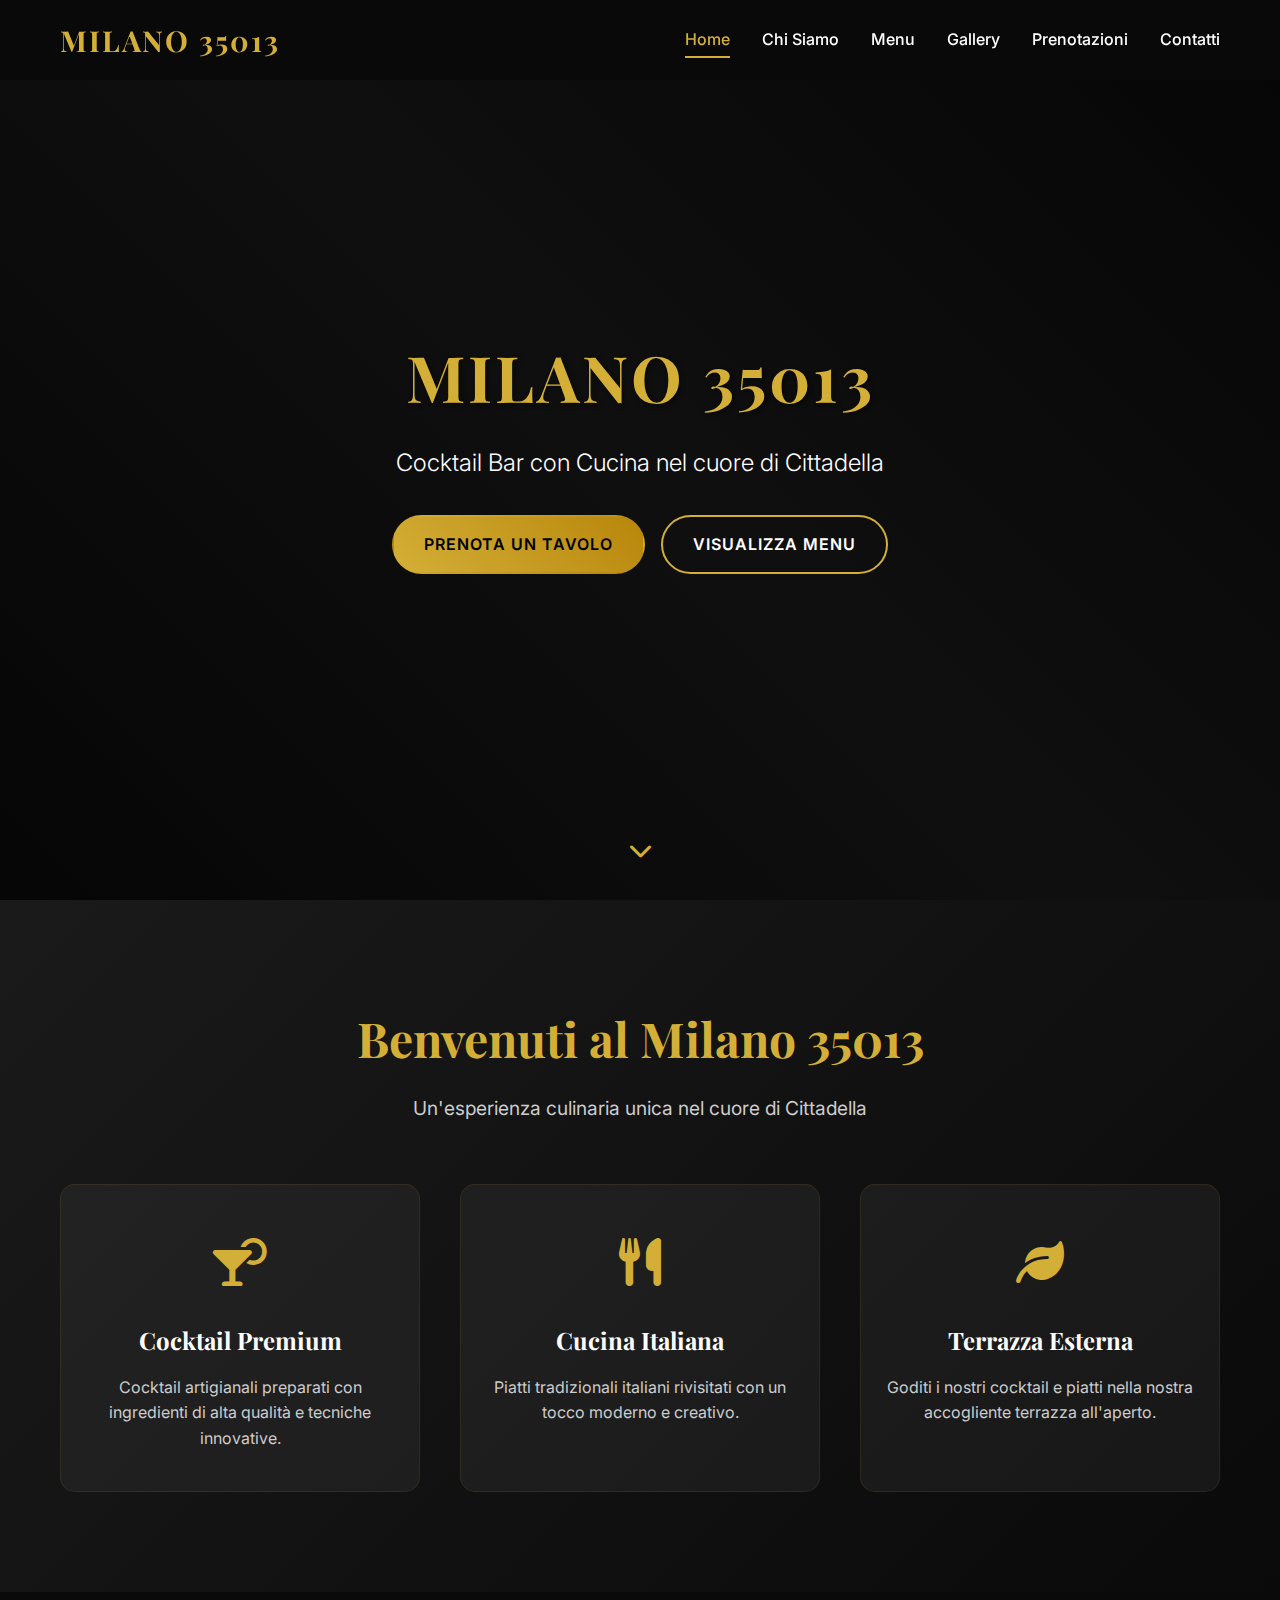
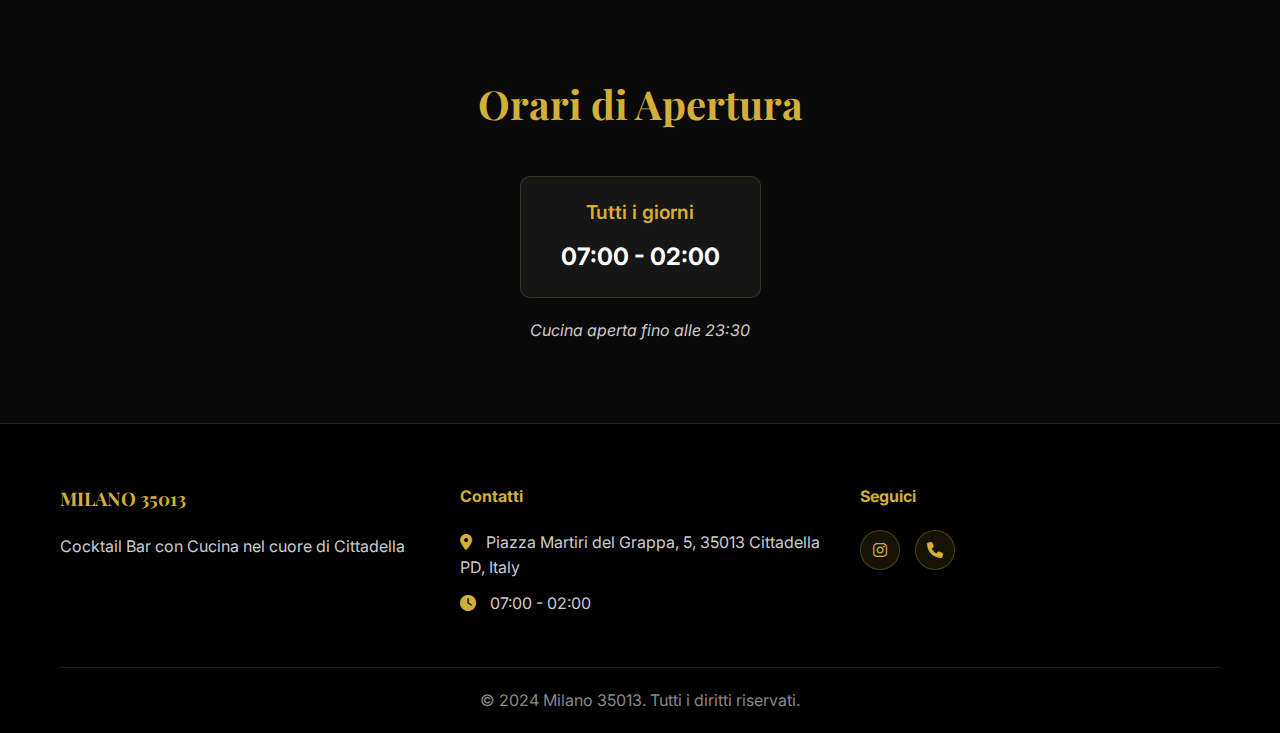
<file: index.html>
<!DOCTYPE html>
<html lang="it">
<head>
    <meta charset="UTF-8">
    <meta name="viewport" content="width=device-width, initial-scale=1.0">
    <title>Milano 35013 - Cocktail Bar con Cucina nel cuore di Cittadella</title>
    <meta name="description" content="Milano 35013 - Premium cocktail bar e cucina italiana nel cuore di Cittadella. Aperto tutti i giorni dalle 7:00 alle 2:00.">
    <link rel="stylesheet" href="css/style.css">
    <link href="https://fonts.googleapis.com/css2?family=Playfair+Display:wght@400;700&family=Inter:wght@300;400;500;600&display=swap" rel="stylesheet">
    <link rel="stylesheet" href="https://cdnjs.cloudflare.com/ajax/libs/font-awesome/6.0.0/css/all.min.css">
</head>
<body>
    <!-- Navigation -->
    <nav class="navbar">
        <div class="nav-container">
            <div class="nav-logo">
                <h1>MILANO 35013</h1>
            </div>
            <div class="nav-menu" id="nav-menu">
                <a href="index.html" class="nav-link active">Home</a>
                <a href="about.html" class="nav-link">Chi Siamo</a>
                <a href="menu.html" class="nav-link">Menu</a>
                <a href="gallery.html" class="nav-link">Gallery</a>
                <a href="reservation.html" class="nav-link">Prenotazioni</a>
                <a href="contact.html" class="nav-link">Contatti</a>
            </div>
            <div class="nav-toggle" id="nav-toggle">
                <span class="bar"></span>
                <span class="bar"></span>
                <span class="bar"></span>
            </div>
        </div>
    </nav>

    <!-- Hero Section -->
    <section class="hero">
        <div class="hero-background">
            <div class="hero-overlay"></div>
        </div>
        <div class="hero-content">
            <div class="hero-text">
                <h1 class="hero-title">MILANO 35013</h1>
                <p class="hero-tagline">Cocktail Bar con Cucina nel cuore di Cittadella</p>
                <div class="hero-buttons">
                    <a href="reservation.html" class="btn btn-primary">Prenota un Tavolo</a>
                    <a href="menu.html" class="btn btn-secondary">Visualizza Menu</a>
                </div>
            </div>
        </div>
        <div class="scroll-indicator">
            <i class="fas fa-chevron-down"></i>
        </div>
    </section>

    <!-- About Preview -->
    <section class="about-preview">
        <div class="container">
            <div class="section-header">
                <h2>Benvenuti al Milano 35013</h2>
                <p>Un'esperienza culinaria unica nel cuore di Cittadella</p>
            </div>
            <div class="about-grid">
                <div class="about-item">
                    <div class="about-icon">
                        <i class="fas fa-cocktail"></i>
                    </div>
                    <h3>Cocktail Premium</h3>
                    <p>Cocktail artigianali preparati con ingredienti di alta qualità e tecniche innovative.</p>
                </div>
                <div class="about-item">
                    <div class="about-icon">
                        <i class="fas fa-utensils"></i>
                    </div>
                    <h3>Cucina Italiana</h3>
                    <p>Piatti tradizionali italiani rivisitati con un tocco moderno e creativo.</p>
                </div>
                <div class="about-item">
                    <div class="about-icon">
                        <i class="fas fa-leaf"></i>
                    </div>
                    <h3>Terrazza Esterna</h3>
                    <p>Goditi i nostri cocktail e piatti nella nostra accogliente terrazza all'aperto.</p>
                </div>
            </div>
        </div>
    </section>

    <!-- Hours Section -->
    <section class="hours-section">
        <div class="container">
            <div class="hours-content">
                <h2>Orari di Apertura</h2>
                <div class="hours-info">
                    <div class="hours-item">
                        <span class="day">Tutti i giorni</span>
                        <span class="time">07:00 - 02:00</span>
                    </div>
                </div>
                <p class="hours-note">Cucina aperta fino alle 23:30</p>
            </div>
        </div>
    </section>

    <!-- Footer -->
    <footer class="footer">
        <div class="container">
            <div class="footer-content">
                <div class="footer-section">
                    <h3>MILANO 35013</h3>
                    <p>Cocktail Bar con Cucina nel cuore di Cittadella</p>
                </div>
                <div class="footer-section">
                    <h4>Contatti</h4>
                    <p><i class="fas fa-map-marker-alt"></i> Piazza Martiri del Grappa, 5, 35013 Cittadella PD, Italy</p>
                    <p><i class="fas fa-clock"></i> 07:00 - 02:00</p>
                </div>
                <div class="footer-section">
                    <h4>Seguici</h4>
                    <div class="social-links">
                        <a href="https://www.instagram.com/milano35013?igsh=eTZpbGVzcjcwMmty" class="social-link" target="_blank"><i class="fab fa-instagram"></i></a>

                        <a href="tel:+393491234567" class="social-link"><i class="fas fa-phone"></i></a>
                    </div>
                </div>
            </div>
            <div class="footer-bottom">
                <p>&copy; 2024 Milano 35013. Tutti i diritti riservati.</p>
            </div>
        </div>
    </footer>

    <script src="js/script.js"></script>
</body>
</html>
</file>
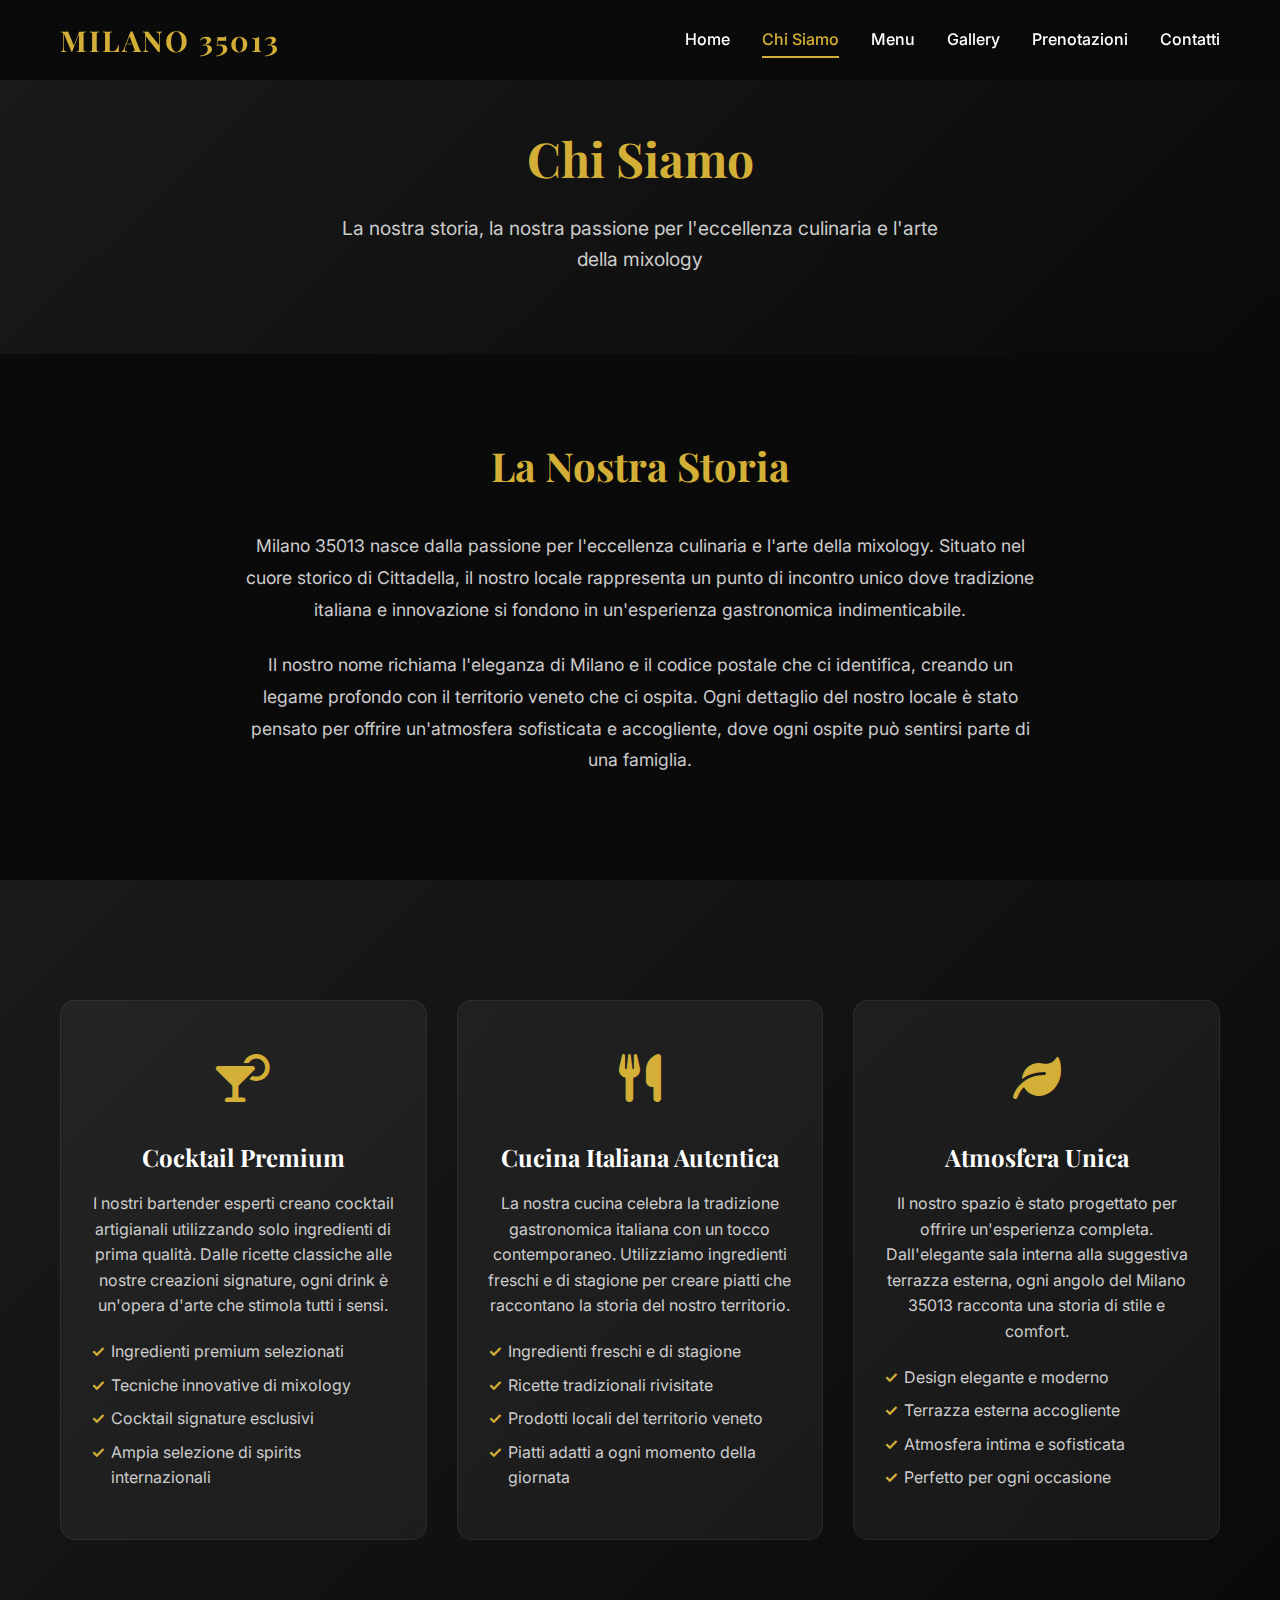
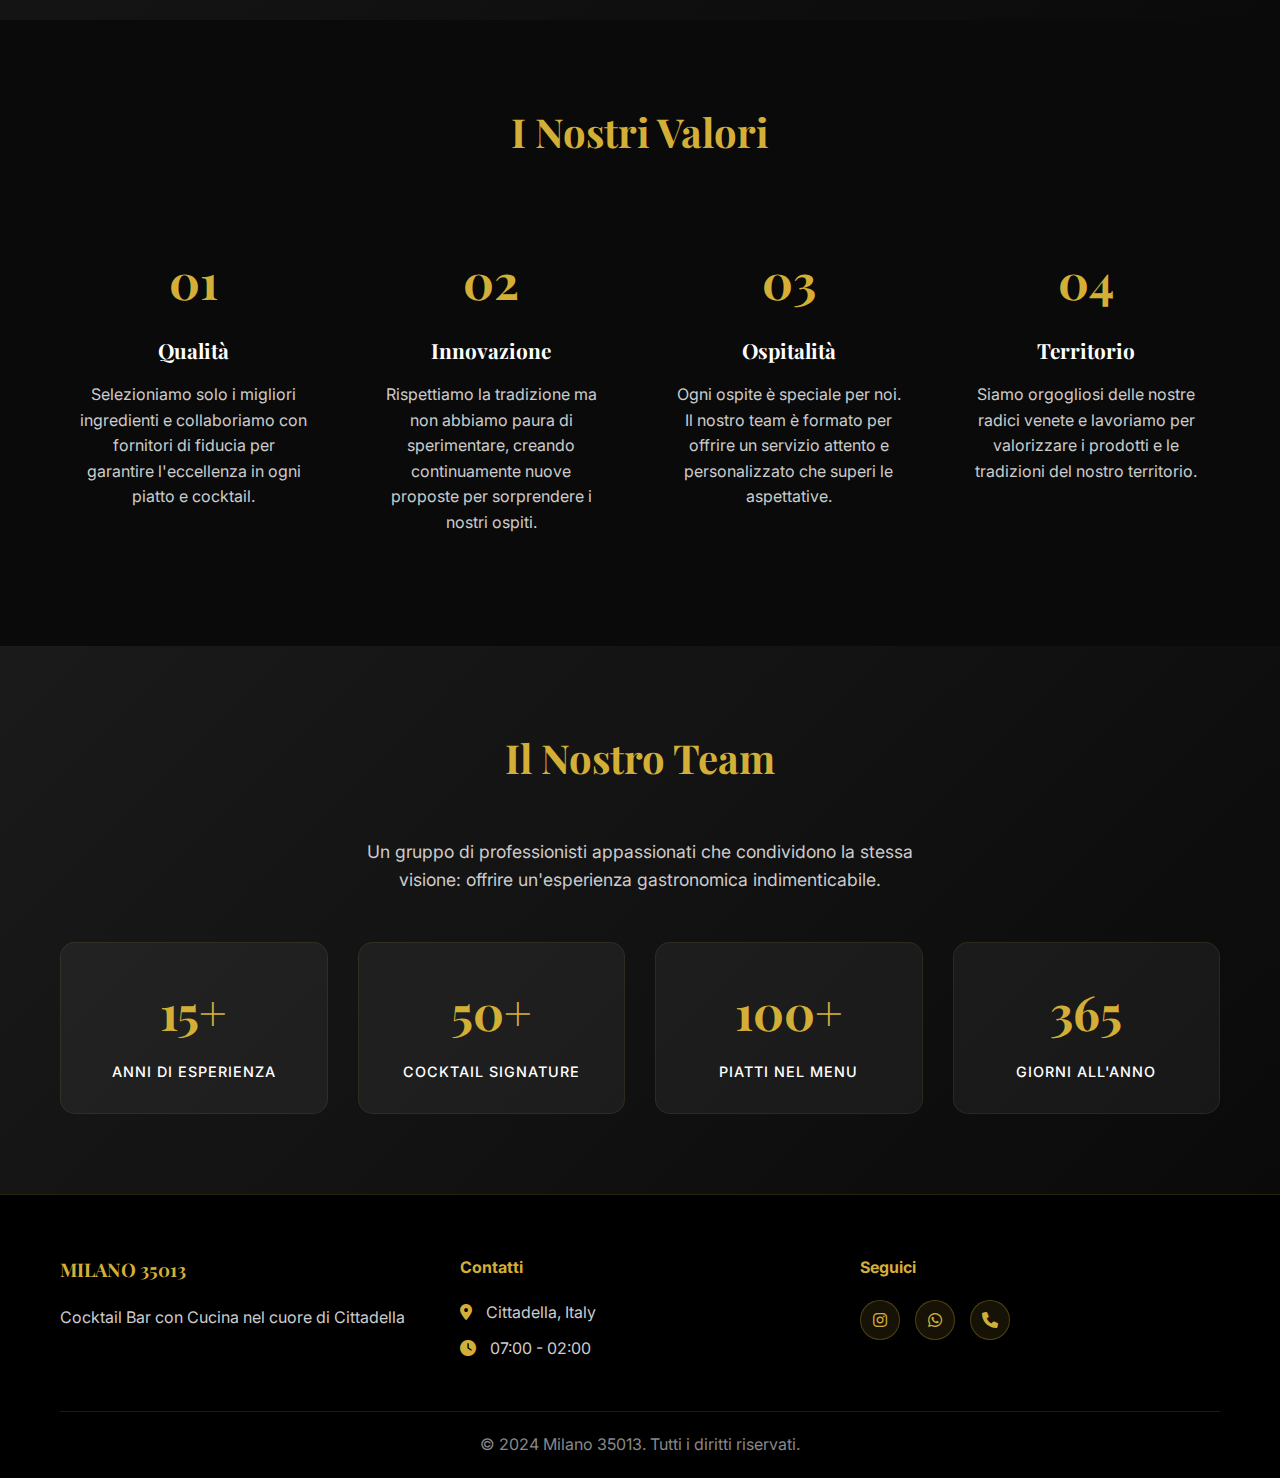
<file: about.html>
<!DOCTYPE html>
<html lang="it">
<head>
    <meta charset="UTF-8">
    <meta name="viewport" content="width=device-width, initial-scale=1.0">
    <title>Chi Siamo - Milano 35013</title>
    <meta name="description" content="Scopri Milano 35013 - Il cocktail bar con cucina che unisce tradizione italiana e innovazione nel cuore di Cittadella.">
    <link rel="stylesheet" href="css/style.css">
    <link href="https://fonts.googleapis.com/css2?family=Playfair+Display:wght@400;700&family=Inter:wght@300;400;500;600&display=swap" rel="stylesheet">
    <link rel="stylesheet" href="https://cdnjs.cloudflare.com/ajax/libs/font-awesome/6.0.0/css/all.min.css">
</head>
<body>
    <!-- Navigation -->
    <nav class="navbar">
        <div class="nav-container">
            <div class="nav-logo">
                <h1>MILANO 35013</h1>
            </div>
            <div class="nav-menu" id="nav-menu">
                <a href="index.html" class="nav-link">Home</a>
                <a href="about.html" class="nav-link active">Chi Siamo</a>
                <a href="menu.html" class="nav-link">Menu</a>
                <a href="gallery.html" class="nav-link">Gallery</a>
                <a href="reservation.html" class="nav-link">Prenotazioni</a>
                <a href="contact.html" class="nav-link">Contatti</a>
            </div>
            <div class="nav-toggle" id="nav-toggle">
                <span class="bar"></span>
                <span class="bar"></span>
                <span class="bar"></span>
            </div>
        </div>
    </nav>

    <!-- Page Header -->
    <section class="page-header">
        <div class="container">
            <h1 class="page-title">Chi Siamo</h1>
            <p class="page-subtitle">La nostra storia, la nostra passione per l'eccellenza culinaria e l'arte della mixology</p>
        </div>
    </section>

    <!-- About Content -->
    <section class="content-section">
        <div class="container">
            <div class="about-story">
                <div class="story-content">
                    <h2>La Nostra Storia</h2>
                    <p>Milano 35013 nasce dalla passione per l'eccellenza culinaria e l'arte della mixology. Situato nel cuore storico di Cittadella, il nostro locale rappresenta un punto di incontro unico dove tradizione italiana e innovazione si fondono in un'esperienza gastronomica indimenticabile.</p>
                    
                    <p>Il nostro nome richiama l'eleganza di Milano e il codice postale che ci identifica, creando un legame profondo con il territorio veneto che ci ospita. Ogni dettaglio del nostro locale è stato pensato per offrire un'atmosfera sofisticata e accogliente, dove ogni ospite può sentirsi parte di una famiglia.</p>
                </div>
            </div>
        </div>
    </section>

    <!-- Features Section -->
    <section class="content-section" style="background: linear-gradient(135deg, #1a1a1a 0%, #0a0a0a 100%);">
        <div class="container">
            <div class="features-grid">
                <div class="feature-card card">
                    <div class="feature-icon">
                        <i class="fas fa-cocktail"></i>
                    </div>
                    <h3>Cocktail Premium</h3>
                    <p>I nostri bartender esperti creano cocktail artigianali utilizzando solo ingredienti di prima qualità. Dalle ricette classiche alle nostre creazioni signature, ogni drink è un'opera d'arte che stimola tutti i sensi.</p>
                    <ul class="feature-list">
                        <li>Ingredienti premium selezionati</li>
                        <li>Tecniche innovative di mixology</li>
                        <li>Cocktail signature esclusivi</li>
                        <li>Ampia selezione di spirits internazionali</li>
                    </ul>
                </div>

                <div class="feature-card card">
                    <div class="feature-icon">
                        <i class="fas fa-utensils"></i>
                    </div>
                    <h3>Cucina Italiana Autentica</h3>
                    <p>La nostra cucina celebra la tradizione gastronomica italiana con un tocco contemporaneo. Utilizziamo ingredienti freschi e di stagione per creare piatti che raccontano la storia del nostro territorio.</p>
                    <ul class="feature-list">
                        <li>Ingredienti freschi e di stagione</li>
                        <li>Ricette tradizionali rivisitate</li>
                        <li>Prodotti locali del territorio veneto</li>
                        <li>Piatti adatti a ogni momento della giornata</li>
                    </ul>
                </div>

                <div class="feature-card card">
                    <div class="feature-icon">
                        <i class="fas fa-leaf"></i>
                    </div>
                    <h3>Atmosfera Unica</h3>
                    <p>Il nostro spazio è stato progettato per offrire un'esperienza completa. Dall'elegante sala interna alla suggestiva terrazza esterna, ogni angolo del Milano 35013 racconta una storia di stile e comfort.</p>
                    <ul class="feature-list">
                        <li>Design elegante e moderno</li>
                        <li>Terrazza esterna accogliente</li>
                        <li>Atmosfera intima e sofisticata</li>
                        <li>Perfetto per ogni occasione</li>
                    </ul>
                </div>
            </div>
        </div>
    </section>

    <!-- Values Section -->
    <section class="content-section">
        <div class="container">
            <div class="values-section">
                <h2 class="section-title">I Nostri Valori</h2>
                <div class="values-grid">
                    <div class="value-item">
                        <div class="value-number">01</div>
                        <h3>Qualità</h3>
                        <p>Selezioniamo solo i migliori ingredienti e collaboriamo con fornitori di fiducia per garantire l'eccellenza in ogni piatto e cocktail.</p>
                    </div>
                    <div class="value-item">
                        <div class="value-number">02</div>
                        <h3>Innovazione</h3>
                        <p>Rispettiamo la tradizione ma non abbiamo paura di sperimentare, creando continuamente nuove proposte per sorprendere i nostri ospiti.</p>
                    </div>
                    <div class="value-item">
                        <div class="value-number">03</div>
                        <h3>Ospitalità</h3>
                        <p>Ogni ospite è speciale per noi. Il nostro team è formato per offrire un servizio attento e personalizzato che superi le aspettative.</p>
                    </div>
                    <div class="value-item">
                        <div class="value-number">04</div>
                        <h3>Territorio</h3>
                        <p>Siamo orgogliosi delle nostre radici venete e lavoriamo per valorizzare i prodotti e le tradizioni del nostro territorio.</p>
                    </div>
                </div>
            </div>
        </div>
    </section>

    <!-- Team Section -->
    <section class="content-section" style="background: linear-gradient(135deg, #1a1a1a 0%, #0a0a0a 100%);">
        <div class="container">
            <div class="team-section">
                <h2 class="section-title">Il Nostro Team</h2>
                <p class="team-intro">Un gruppo di professionisti appassionati che condividono la stessa visione: offrire un'esperienza gastronomica indimenticabile.</p>
                
                <div class="team-stats">
                    <div class="stat-item">
                        <div class="stat-number">15+</div>
                        <div class="stat-label">Anni di Esperienza</div>
                    </div>
                    <div class="stat-item">
                        <div class="stat-number">50+</div>
                        <div class="stat-label">Cocktail Signature</div>
                    </div>
                    <div class="stat-item">
                        <div class="stat-number">100+</div>
                        <div class="stat-label">Piatti nel Menu</div>
                    </div>
                    <div class="stat-item">
                        <div class="stat-number">365</div>
                        <div class="stat-label">Giorni all'Anno</div>
                    </div>
                </div>
            </div>
        </div>
    </section>

    <!-- Footer -->
    <footer class="footer">
        <div class="container">
            <div class="footer-content">
                <div class="footer-section">
                    <h3>MILANO 35013</h3>
                    <p>Cocktail Bar con Cucina nel cuore di Cittadella</p>
                </div>
                <div class="footer-section">
                    <h4>Contatti</h4>
                    <p><i class="fas fa-map-marker-alt"></i> Cittadella, Italy</p>
                    <p><i class="fas fa-clock"></i> 07:00 - 02:00</p>
                </div>
                <div class="footer-section">
                    <h4>Seguici</h4>
                    <div class="social-links">
                        <a href="https://www.instagram.com/milano35013?igsh=eTZpbGVzcjcwMmty" class="social-link" target="_blank"><i class="fab fa-instagram"></i></a>
                        <a href="#" class="social-link"><i class="fab fa-whatsapp"></i></a>
                        <a href="tel:+393491234567" class="social-link"><i class="fas fa-phone"></i></a>
                    </div>
                </div>
            </div>
            <div class="footer-bottom">
                <p>&copy; 2024 Milano 35013. Tutti i diritti riservati.</p>
            </div>
        </div>
    </footer>

    <script src="js/script.js"></script>
</body>
</html>

<style>
.about-story {
    max-width: 800px;
    margin: 0 auto;
    text-align: center;
}

.story-content h2 {
    font-size: 2.5rem;
    color: #d4af37;
    margin-bottom: 2rem;
}

.story-content p {
    font-size: 1.1rem;
    line-height: 1.8;
    color: #cccccc;
    margin-bottom: 1.5rem;
}

.features-grid {
    display: grid;
    grid-template-columns: repeat(auto-fit, minmax(350px, 1fr));
    gap: 30px;
    margin-top: 40px;
}

.feature-card {
    text-align: center;
    padding: 40px 30px;
}

.feature-icon {
    font-size: 3rem;
    color: #d4af37;
    margin-bottom: 20px;
}

.feature-card h3 {
    font-size: 1.5rem;
    color: #ffffff;
    margin-bottom: 15px;
}

.feature-card p {
    color: #cccccc;
    margin-bottom: 20px;
    line-height: 1.6;
}

.feature-list {
    list-style: none;
    text-align: left;
}

.feature-list li {
    color: #cccccc;
    margin-bottom: 8px;
    position: relative;
    padding-left: 20px;
}

.feature-list li::before {
    content: '✓';
    color: #d4af37;
    font-weight: bold;
    position: absolute;
    left: 0;
}

.section-title {
    font-size: 2.5rem;
    color: #d4af37;
    text-align: center;
    margin-bottom: 3rem;
}

.values-grid {
    display: grid;
    grid-template-columns: repeat(auto-fit, minmax(250px, 1fr));
    gap: 30px;
    margin-top: 40px;
}

.value-item {
    text-align: center;
    padding: 30px 20px;
}

.value-number {
    font-size: 3rem;
    font-weight: 700;
    color: #d4af37;
    margin-bottom: 15px;
    font-family: 'Playfair Display', serif;
}

.value-item h3 {
    font-size: 1.3rem;
    color: #ffffff;
    margin-bottom: 15px;
}

.value-item p {
    color: #cccccc;
    line-height: 1.6;
}

.team-intro {
    text-align: center;
    font-size: 1.1rem;
    color: #cccccc;
    max-width: 600px;
    margin: 0 auto 3rem;
}

.team-stats {
    display: grid;
    grid-template-columns: repeat(auto-fit, minmax(200px, 1fr));
    gap: 30px;
    margin-top: 40px;
}

.stat-item {
    text-align: center;
    padding: 30px 20px;
    background: rgba(255, 255, 255, 0.05);
    border-radius: 15px;
    border: 1px solid rgba(212, 175, 55, 0.1);
    transition: all 0.3s ease;
}

.stat-item:hover {
    background: rgba(255, 255, 255, 0.08);
    border-color: rgba(212, 175, 55, 0.3);
    transform: translateY(-5px);
}

.stat-number {
    font-size: 3rem;
    font-weight: 700;
    color: #d4af37;
    margin-bottom: 10px;
    font-family: 'Playfair Display', serif;
}

.stat-label {
    color: #ffffff;
    font-weight: 500;
    text-transform: uppercase;
    letter-spacing: 1px;
    font-size: 0.9rem;
}

@media (max-width: 768px) {
    .features-grid {
        grid-template-columns: 1fr;
    }
    
    .values-grid {
        grid-template-columns: repeat(auto-fit, minmax(200px, 1fr));
    }
    
    .team-stats {
        grid-template-columns: repeat(2, 1fr);
    }
}

@media (max-width: 480px) {
    .team-stats {
        grid-template-columns: 1fr;
    }
}
</style>
</file>
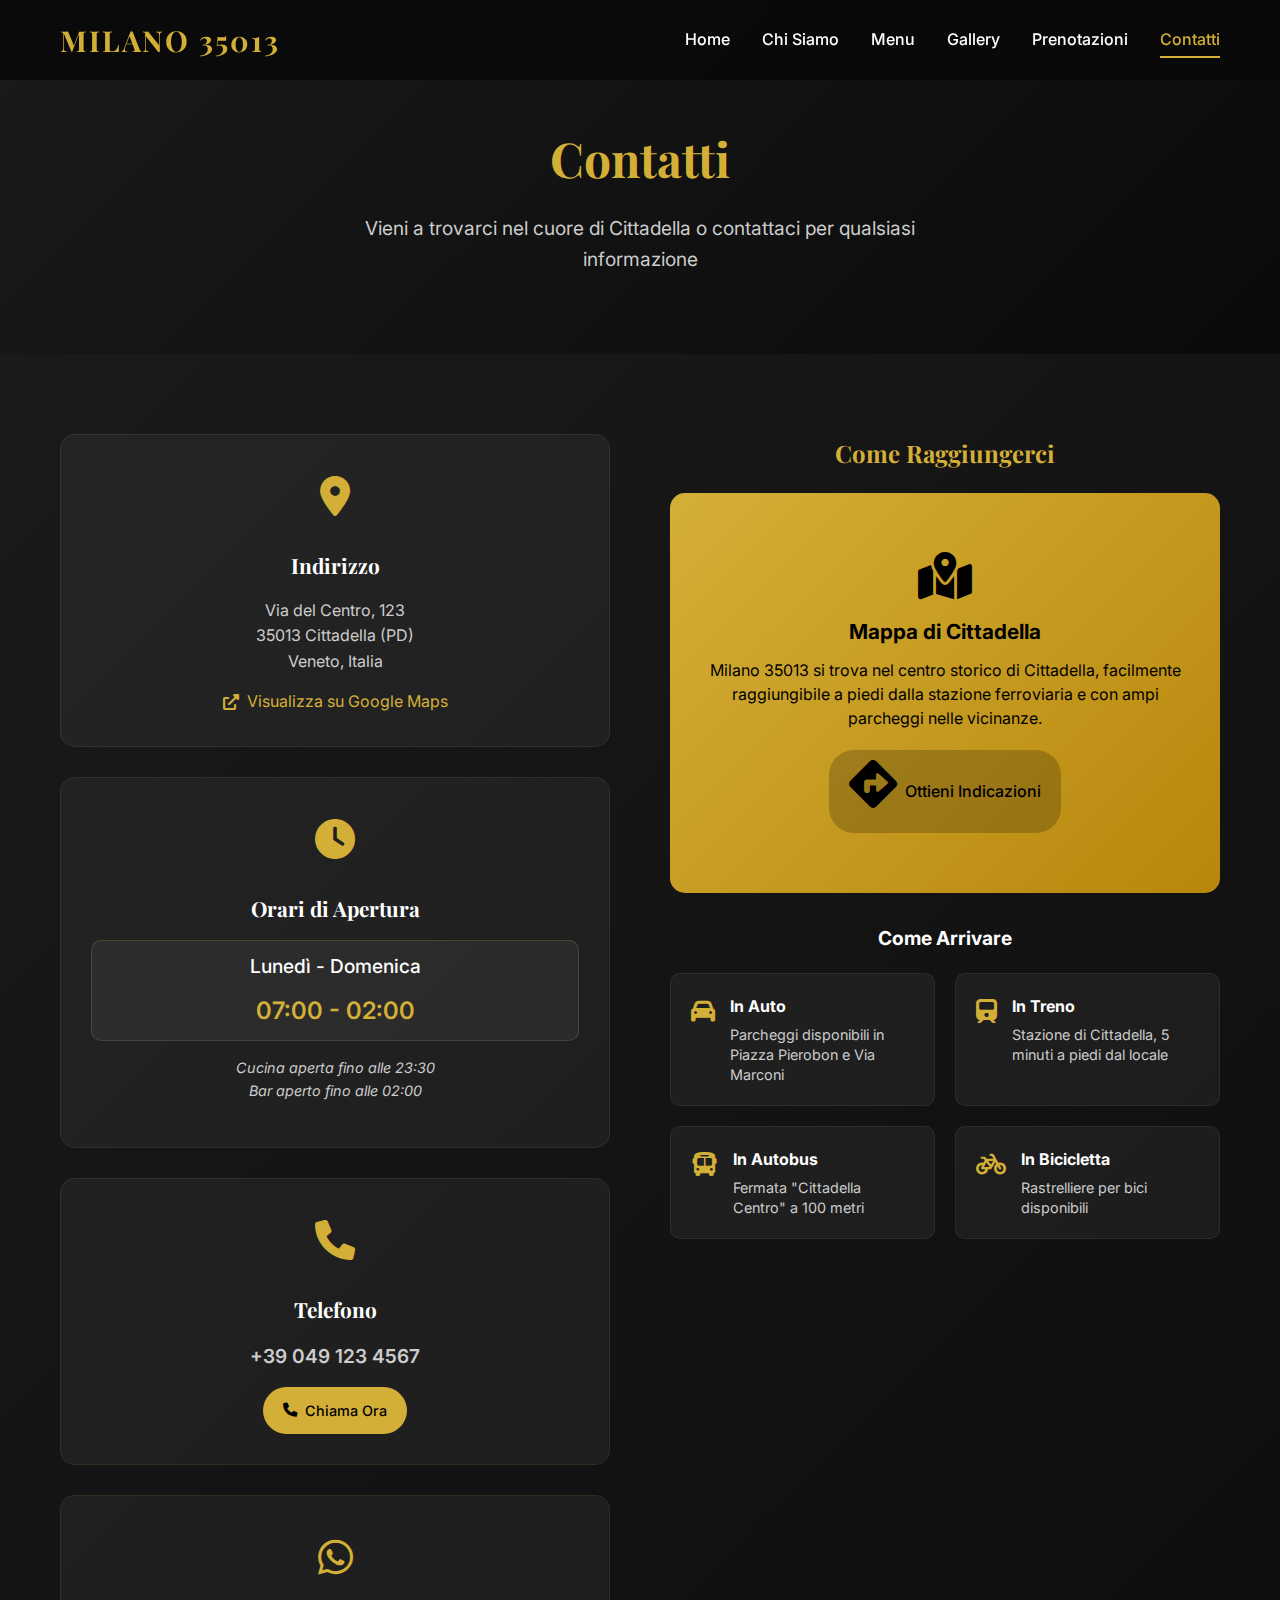
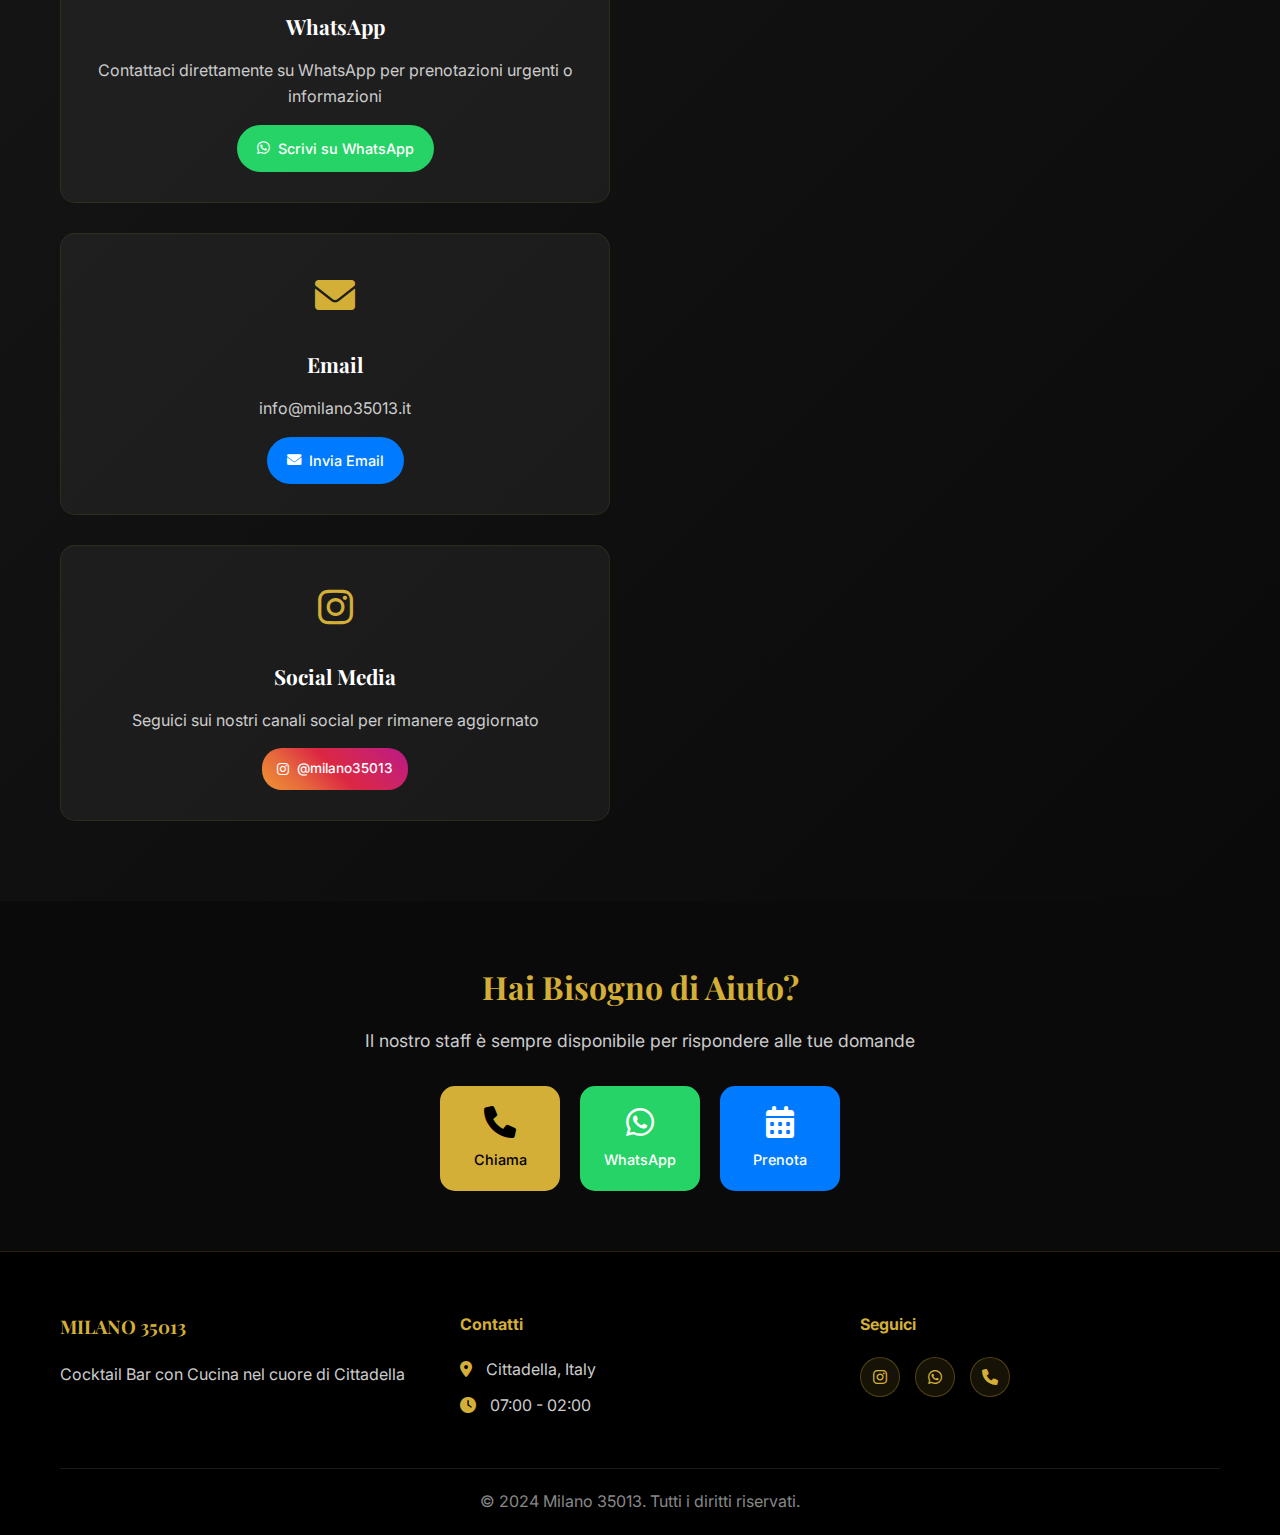
<file: contact.html>
<!DOCTYPE html>
<html lang="it">
<head>
    <meta charset="UTF-8">
    <meta name="viewport" content="width=device-width, initial-scale=1.0">
    <title>Contatti - Milano 35013</title>
    <meta name="description" content="Contatta Milano 35013: indirizzo, orari, telefono e WhatsApp. Vieni a trovarci nel cuore di Cittadella per un'esperienza unica.">
    <link rel="stylesheet" href="css/style.css">
    <link href="https://fonts.googleapis.com/css2?family=Playfair+Display:wght@400;700&family=Inter:wght@300;400;500;600&display=swap" rel="stylesheet">
    <link rel="stylesheet" href="https://cdnjs.cloudflare.com/ajax/libs/font-awesome/6.0.0/css/all.min.css">
</head>
<body>
    <!-- Navigation -->
    <nav class="navbar">
        <div class="nav-container">
            <div class="nav-logo">
                <h1>MILANO 35013</h1>
            </div>
            <div class="nav-menu" id="nav-menu">
                <a href="index.html" class="nav-link">Home</a>
                <a href="about.html" class="nav-link">Chi Siamo</a>
                <a href="menu.html" class="nav-link">Menu</a>
                <a href="gallery.html" class="nav-link">Gallery</a>
                <a href="reservation.html" class="nav-link">Prenotazioni</a>
                <a href="contact.html" class="nav-link active">Contatti</a>
            </div>
            <div class="nav-toggle" id="nav-toggle">
                <span class="bar"></span>
                <span class="bar"></span>
                <span class="bar"></span>
            </div>
        </div>
    </nav>

    <!-- Page Header -->
    <section class="page-header">
        <div class="container">
            <h1 class="page-title">Contatti</h1>
            <p class="page-subtitle">Vieni a trovarci nel cuore di Cittadella o contattaci per qualsiasi informazione</p>
        </div>
    </section>

    <!-- Contact Section -->
    <section class="contact-section">
        <div class="container">
            <div class="contact-container">
                <!-- Contact Info -->
                <div class="contact-info">
                    <div class="contact-card card">
                        <div class="contact-icon">
                            <i class="fas fa-map-marker-alt"></i>
                        </div>
                        <h3>Indirizzo</h3>
                        <p>Via del Centro, 123<br>35013 Cittadella (PD)<br>Veneto, Italia</p>
                        <a href="https://maps.google.com/?q=Cittadella,Italy" target="_blank" class="contact-link">
                            <i class="fas fa-external-link-alt"></i>
                            Visualizza su Google Maps
                        </a>
                    </div>

                    <div class="contact-card card">
                        <div class="contact-icon">
                            <i class="fas fa-clock"></i>
                        </div>
                        <h3>Orari di Apertura</h3>
                        <div class="hours-list">
                            <div class="hours-item">
                                <span class="day">Lunedì - Domenica</span>
                                <span class="time">07:00 - 02:00</span>
                            </div>
                        </div>
                        <p class="hours-note">Cucina aperta fino alle 23:30<br>Bar aperto fino alle 02:00</p>
                    </div>

                    <div class="contact-card card">
                        <div class="contact-icon">
                            <i class="fas fa-phone"></i>
                        </div>
                        <h3>Telefono</h3>
                        <p class="phone-number">+39 049 123 4567</p>
                        <div class="contact-buttons">
                            <a href="tel:+390491234567" class="contact-btn phone-btn">
                                <i class="fas fa-phone"></i>
                                Chiama Ora
                            </a>
                        </div>
                    </div>

                    <div class="contact-card card">
                        <div class="contact-icon">
                            <i class="fab fa-whatsapp"></i>
                        </div>
                        <h3>WhatsApp</h3>
                        <p>Contattaci direttamente su WhatsApp per prenotazioni urgenti o informazioni</p>
                        <div class="contact-buttons">
                            <a href="https://wa.me/390491234567" target="_blank" class="contact-btn whatsapp-btn">
                                <i class="fab fa-whatsapp"></i>
                                Scrivi su WhatsApp
                            </a>
                        </div>
                    </div>

                    <div class="contact-card card">
                        <div class="contact-icon">
                            <i class="fas fa-envelope"></i>
                        </div>
                        <h3>Email</h3>
                        <p>info@milano35013.it</p>
                        <div class="contact-buttons">
                            <a href="mailto:info@milano35013.it" class="contact-btn email-btn">
                                <i class="fas fa-envelope"></i>
                                Invia Email
                            </a>
                        </div>
                    </div>

                    <div class="contact-card card">
                        <div class="contact-icon">
                            <i class="fab fa-instagram"></i>
                        </div>
                        <h3>Social Media</h3>
                        <p>Seguici sui nostri canali social per rimanere aggiornato</p>
                        <div class="social-buttons">
                            <a href="https://www.instagram.com/milano35013?igsh=eTZpbGVzcjcwMmty" target="_blank" class="social-btn instagram-btn">
                                <i class="fab fa-instagram"></i>
                                @milano35013
                            </a>
                        </div>
                    </div>
                </div>

                <!-- Map Section -->
                <div class="map-section">
                    <div class="map-container">
                        <h3>Come Raggiungerci</h3>
                        <div class="map-wrapper">
                            <div class="map-placeholder">
                                <div class="map-content">
                                    <i class="fas fa-map-marked-alt"></i>
                                    <h4>Mappa di Cittadella</h4>
                                    <p>Milano 35013 si trova nel centro storico di Cittadella, facilmente raggiungibile a piedi dalla stazione ferroviaria e con ampi parcheggi nelle vicinanze.</p>
                                    <a href="https://maps.google.com/?q=Cittadella,Italy" target="_blank" class="map-btn">
                                        <i class="fas fa-directions"></i>
                                        Ottieni Indicazioni
                                    </a>
                                </div>
                            </div>
                        </div>
                        
                        <div class="transport-info">
                            <h4>Come Arrivare</h4>
                            <div class="transport-grid">
                                <div class="transport-item">
                                    <i class="fas fa-car"></i>
                                    <div>
                                        <h5>In Auto</h5>
                                        <p>Parcheggi disponibili in Piazza Pierobon e Via Marconi</p>
                                    </div>
                                </div>
                                <div class="transport-item">
                                    <i class="fas fa-train"></i>
                                    <div>
                                        <h5>In Treno</h5>
                                        <p>Stazione di Cittadella, 5 minuti a piedi dal locale</p>
                                    </div>
                                </div>
                                <div class="transport-item">
                                    <i class="fas fa-bus"></i>
                                    <div>
                                        <h5>In Autobus</h5>
                                        <p>Fermata "Cittadella Centro" a 100 metri</p>
                                    </div>
                                </div>
                                <div class="transport-item">
                                    <i class="fas fa-bicycle"></i>
                                    <div>
                                        <h5>In Bicicletta</h5>
                                        <p>Rastrelliere per bici disponibili</p>
                                    </div>
                                </div>
                            </div>
                        </div>
                    </div>
                </div>
            </div>
        </div>
    </section>

    <!-- Quick Contact CTA -->
    <section class="quick-contact-cta">
        <div class="container">
            <div class="cta-content">
                <h2>Hai Bisogno di Aiuto?</h2>
                <p>Il nostro staff è sempre disponibile per rispondere alle tue domande</p>
                <div class="quick-buttons">
                    <a href="tel:+390491234567" class="quick-btn phone">
                        <i class="fas fa-phone"></i>
                        <span>Chiama</span>
                    </a>
                    <a href="https://wa.me/390491234567" target="_blank" class="quick-btn whatsapp">
                        <i class="fab fa-whatsapp"></i>
                        <span>WhatsApp</span>
                    </a>
                    <a href="reservation.html" class="quick-btn reservation">
                        <i class="fas fa-calendar-alt"></i>
                        <span>Prenota</span>
                    </a>
                </div>
            </div>
        </div>
    </section>

    <!-- Footer -->
    <footer class="footer">
        <div class="container">
            <div class="footer-content">
                <div class="footer-section">
                    <h3>MILANO 35013</h3>
                    <p>Cocktail Bar con Cucina nel cuore di Cittadella</p>
                </div>
                <div class="footer-section">
                    <h4>Contatti</h4>
                    <p><i class="fas fa-map-marker-alt"></i> Cittadella, Italy</p>
                    <p><i class="fas fa-clock"></i> 07:00 - 02:00</p>
                </div>
                <div class="footer-section">
                    <h4>Seguici</h4>
                    <div class="social-links">
                        <a href="https://www.instagram.com/milano35013?igsh=eTZpbGVzcjcwMmty" class="social-link" target="_blank"><i class="fab fa-instagram"></i></a>
                        <a href="#" class="social-link"><i class="fab fa-whatsapp"></i></a>
                        <a href="tel:+393491234567" class="social-link"><i class="fas fa-phone"></i></a>
                    </div>
                </div>
            </div>
            <div class="footer-bottom">
                <p>&copy; 2024 Milano 35013. Tutti i diritti riservati.</p>
            </div>
        </div>
    </footer>

    <script src="js/script.js"></script>
</body>
</html>

<style>
.contact-section {
    padding: 80px 0;
    background: linear-gradient(135deg, #1a1a1a 0%, #0a0a0a 100%);
}

.contact-container {
    display: grid;
    grid-template-columns: 1fr 1fr;
    gap: 60px;
    max-width: 1400px;
    margin: 0 auto;
}

.contact-info {
    display: grid;
    gap: 30px;
}

.contact-card {
    padding: 30px;
    text-align: center;
    transition: all 0.3s ease;
}

.contact-card:hover {
    transform: translateY(-5px);
}

.contact-icon {
    font-size: 2.5rem;
    color: #d4af37;
    margin-bottom: 20px;
}

.contact-card h3 {
    color: #ffffff;
    font-size: 1.3rem;
    margin-bottom: 15px;
}

.contact-card p {
    color: #cccccc;
    line-height: 1.6;
    margin-bottom: 15px;
}

.phone-number {
    font-size: 1.2rem;
    font-weight: 600;
    color: #d4af37;
}

.hours-list {
    margin: 15px 0;
}

.hours-item {
    display: flex;
    justify-content: space-between;
    align-items: center;
    padding: 10px 0;
    border-bottom: 1px solid rgba(255, 255, 255, 0.1);
}

.day {
    color: #ffffff;
    font-weight: 500;
}

.time {
    color: #d4af37;
    font-weight: 600;
}

.hours-note {
    font-size: 0.9rem;
    color: #999999;
    font-style: italic;
    margin-top: 10px;
}

.contact-link {
    color: #d4af37;
    text-decoration: none;
    display: inline-flex;
    align-items: center;
    gap: 8px;
    transition: all 0.3s ease;
}

.contact-link:hover {
    color: #b8860b;
    transform: translateX(5px);
}

.contact-buttons {
    display: flex;
    gap: 10px;
    justify-content: center;
    flex-wrap: wrap;
}

.contact-btn {
    display: inline-flex;
    align-items: center;
    gap: 8px;
    padding: 12px 20px;
    border-radius: 25px;
    text-decoration: none;
    font-weight: 500;
    transition: all 0.3s ease;
    font-size: 0.9rem;
}

.phone-btn {
    background: #d4af37;
    color: #000000;
}

.phone-btn:hover {
    background: #b8860b;
    transform: translateY(-2px);
}

.whatsapp-btn {
    background: #25D366;
    color: #ffffff;
}

.whatsapp-btn:hover {
    background: #128C7E;
    transform: translateY(-2px);
}

.email-btn {
    background: #007bff;
    color: #ffffff;
}

.email-btn:hover {
    background: #0056b3;
    transform: translateY(-2px);
}

.social-buttons {
    display: flex;
    gap: 10px;
    justify-content: center;
    flex-wrap: wrap;
}

.social-btn {
    display: inline-flex;
    align-items: center;
    gap: 8px;
    padding: 10px 15px;
    border-radius: 20px;
    text-decoration: none;
    font-weight: 500;
    transition: all 0.3s ease;
    font-size: 0.85rem;
}

.instagram-btn {
    background: linear-gradient(45deg, #f09433 0%, #e6683c 25%, #dc2743 50%, #cc2366 75%, #bc1888 100%);
    color: #ffffff;
}



.social-btn:hover {
    transform: translateY(-2px);
}

.map-section {
    display: flex;
    flex-direction: column;
}

.map-container h3 {
    color: #d4af37;
    font-size: 1.5rem;
    margin-bottom: 20px;
    text-align: center;
}

.map-wrapper {
    flex: 1;
    margin-bottom: 30px;
}

.map-placeholder {
    width: 100%;
    height: 400px;
    background: linear-gradient(135deg, #d4af37, #b8860b);
    border-radius: 15px;
    display: flex;
    align-items: center;
    justify-content: center;
    position: relative;
    overflow: hidden;
}

.map-content {
    text-align: center;
    color: #000000;
    padding: 30px;
}

.map-content i {
    font-size: 3rem;
    margin-bottom: 15px;
}

.map-content h4 {
    font-size: 1.3rem;
    margin-bottom: 10px;
}

.map-content p {
    margin-bottom: 20px;
    line-height: 1.5;
}

.map-btn {
    background: rgba(0, 0, 0, 0.2);
    color: #000000;
    padding: 10px 20px;
    border-radius: 25px;
    text-decoration: none;
    display: inline-flex;
    align-items: center;
    gap: 8px;
    font-weight: 500;
    transition: all 0.3s ease;
}

.map-btn:hover {
    background: rgba(0, 0, 0, 0.3);
    transform: translateY(-2px);
}

.transport-info h4 {
    color: #ffffff;
    font-size: 1.2rem;
    margin-bottom: 20px;
    text-align: center;
}

.transport-grid {
    display: grid;
    grid-template-columns: repeat(auto-fit, minmax(200px, 1fr));
    gap: 20px;
}

.transport-item {
    display: flex;
    align-items: flex-start;
    gap: 15px;
    padding: 20px;
    background: rgba(255, 255, 255, 0.05);
    border-radius: 10px;
    border: 1px solid rgba(212, 175, 55, 0.1);
    transition: all 0.3s ease;
}

.transport-item:hover {
    background: rgba(255, 255, 255, 0.08);
    border-color: rgba(212, 175, 55, 0.3);
    transform: translateY(-3px);
}

.transport-item i {
    font-size: 1.5rem;
    color: #d4af37;
    margin-top: 5px;
}

.transport-item h5 {
    color: #ffffff;
    margin-bottom: 5px;
    font-size: 1rem;
}

.transport-item p {
    color: #cccccc;
    font-size: 0.9rem;
    margin: 0;
    line-height: 1.4;
}

.quick-contact-cta {
    padding: 60px 0;
    background: #0a0a0a;
    text-align: center;
}

.cta-content h2 {
    color: #d4af37;
    font-size: 2rem;
    margin-bottom: 15px;
}

.cta-content p {
    color: #cccccc;
    font-size: 1.1rem;
    margin-bottom: 30px;
}

.quick-buttons {
    display: flex;
    justify-content: center;
    gap: 20px;
    flex-wrap: wrap;
}

.quick-btn {
    display: flex;
    flex-direction: column;
    align-items: center;
    gap: 10px;
    padding: 20px;
    border-radius: 15px;
    text-decoration: none;
    transition: all 0.3s ease;
    min-width: 120px;
}

.quick-btn i {
    font-size: 2rem;
}

.quick-btn span {
    font-weight: 500;
    font-size: 0.9rem;
}

.quick-btn.phone {
    background: #d4af37;
    color: #000000;
}

.quick-btn.whatsapp {
    background: #25D366;
    color: #ffffff;
}

.quick-btn.reservation {
    background: #007bff;
    color: #ffffff;
}

.quick-btn:hover {
    transform: translateY(-5px);
    box-shadow: 0 10px 25px rgba(0, 0, 0, 0.3);
}

@media (max-width: 1024px) {
    .contact-container {
        grid-template-columns: 1fr;
        gap: 40px;
    }
}

@media (max-width: 768px) {
    .contact-buttons {
        flex-direction: column;
        align-items: center;
    }
    
    .social-buttons {
        flex-direction: column;
        align-items: center;
    }
    
    .transport-grid {
        grid-template-columns: 1fr;
    }
    
    .transport-item {
        flex-direction: column;
        text-align: center;
    }
    
    .quick-buttons {
        flex-direction: column;
        align-items: center;
    }
    
    .quick-btn {
        width: 200px;
    }
}

@media (max-width: 480px) {
    .contact-card {
        padding: 20px;
    }
    
    .map-placeholder {
        height: 300px;
    }
    
    .map-content {
        padding: 20px;
    }
    
    .map-content i {
        font-size: 2rem;
    }
}
</style>
</file>
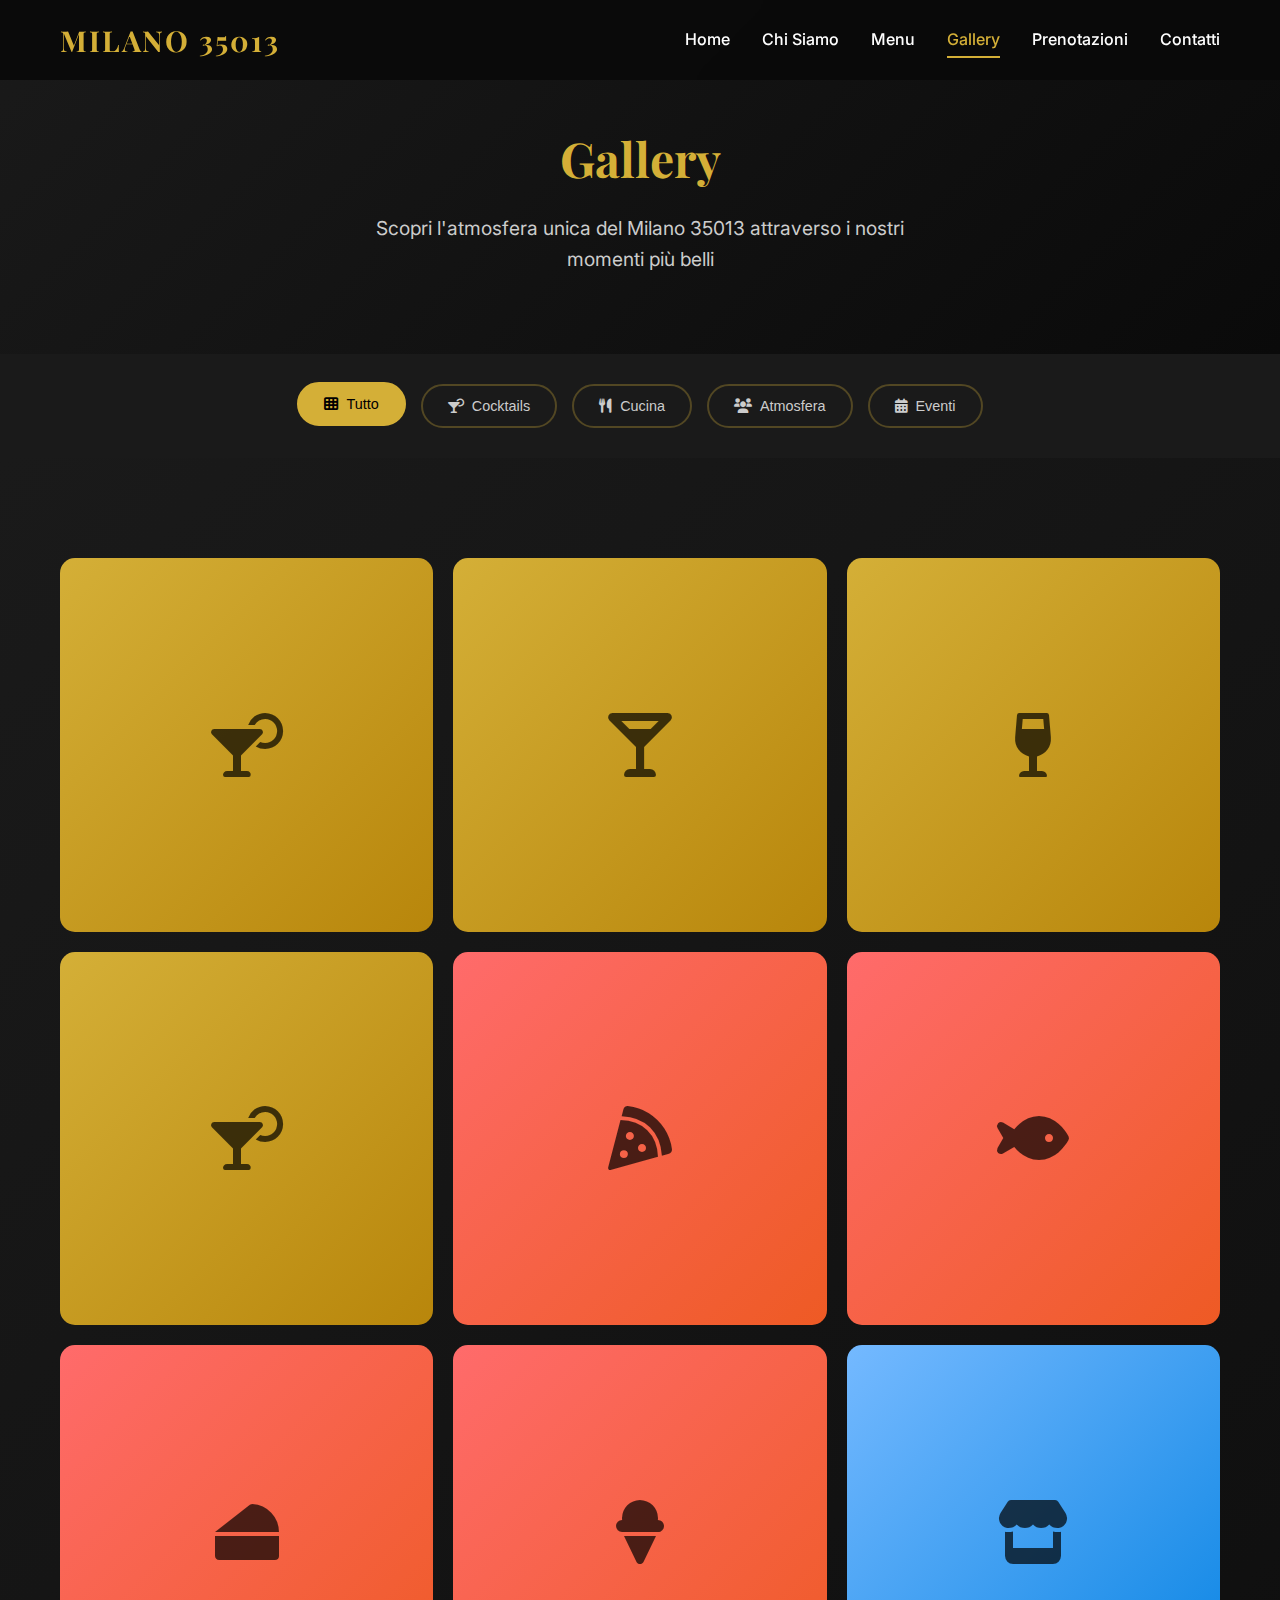
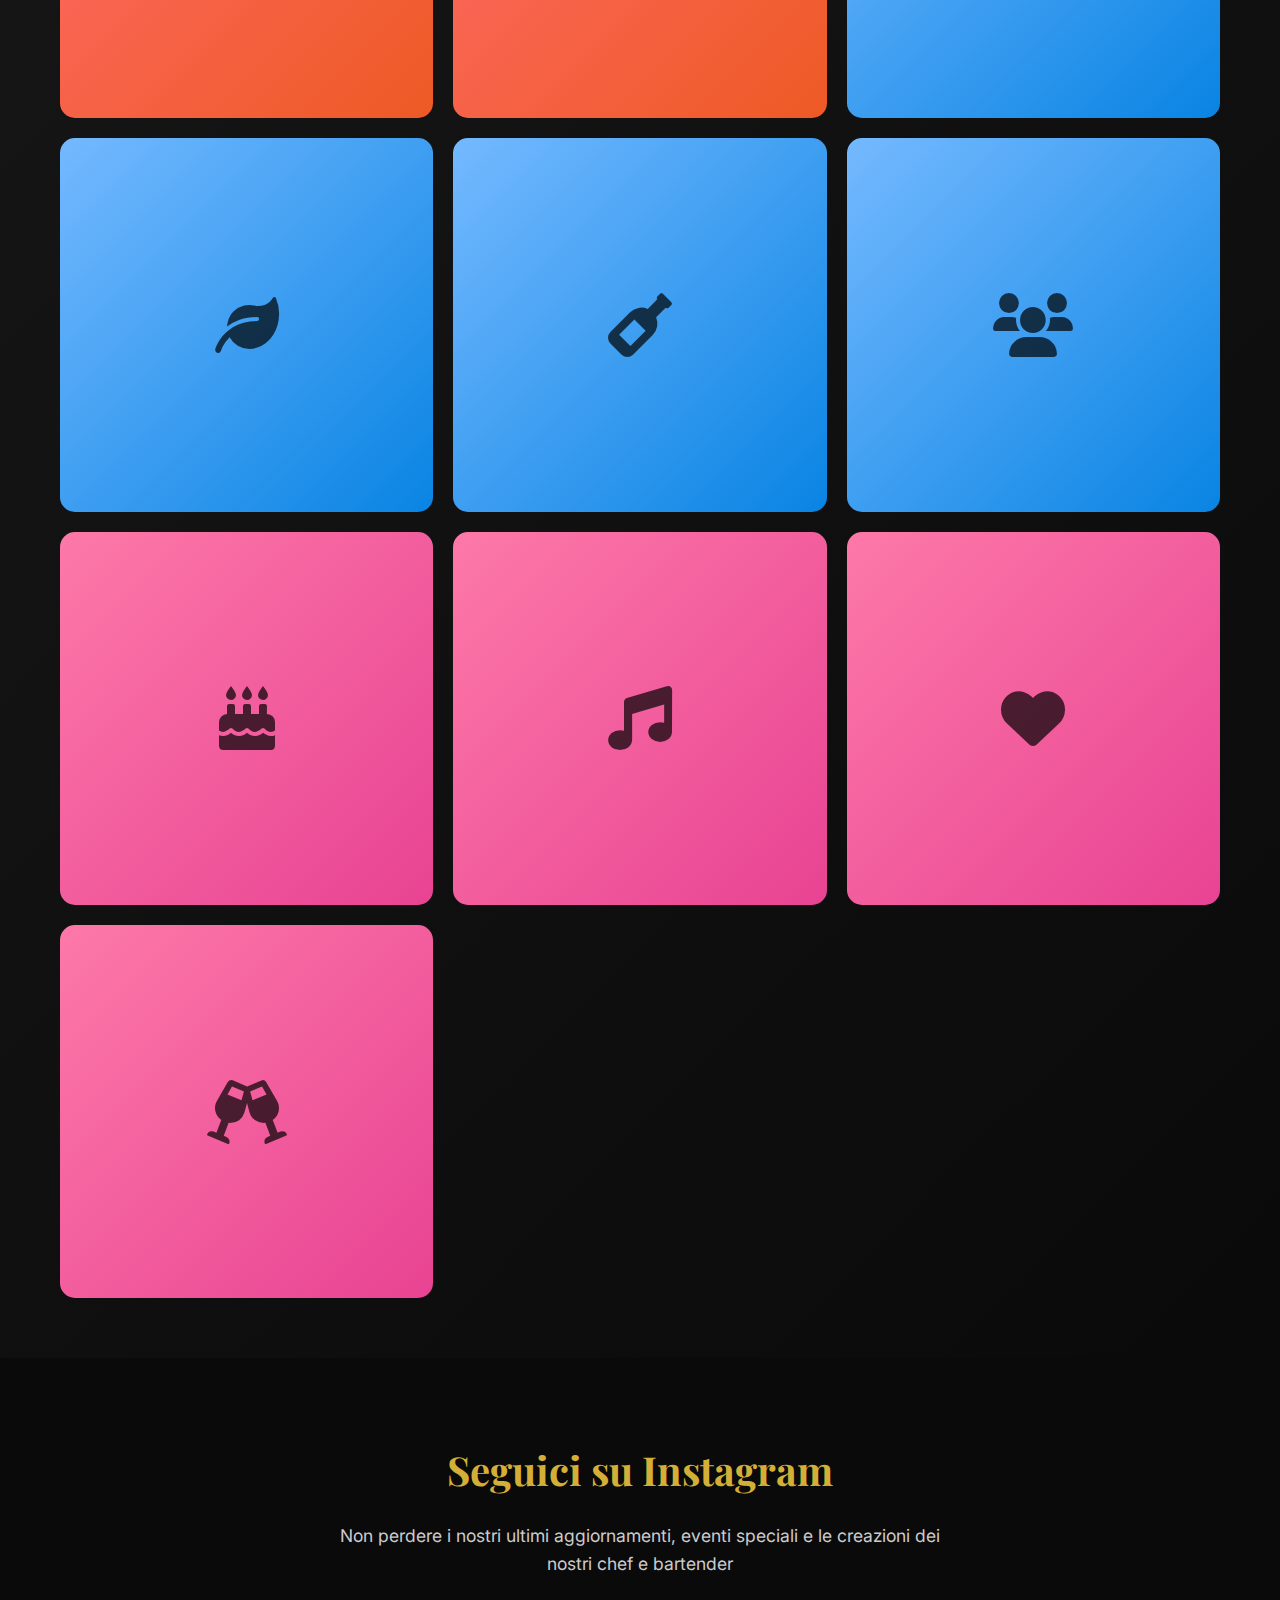
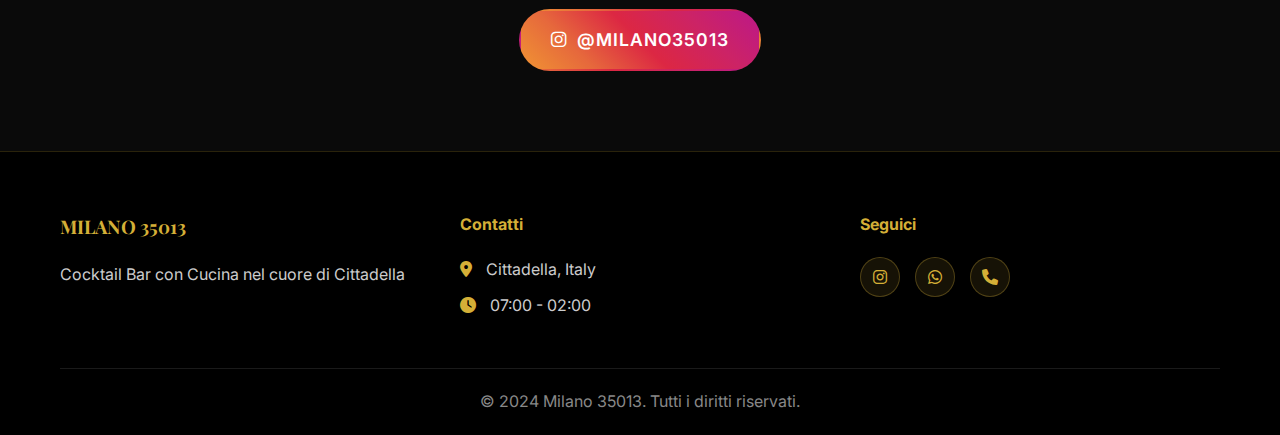
<file: gallery.html>
<!DOCTYPE html>
<html lang="it">
<head>
    <meta charset="UTF-8">
    <meta name="viewport" content="width=device-width, initial-scale=1.0">
    <title>Gallery - Milano 35013</title>
    <meta name="description" content="Scopri l'atmosfera unica di Milano 35013 attraverso la nostra gallery: cocktail, piatti, momenti speciali e l'ambiente del nostro locale.">
    <link rel="stylesheet" href="css/style.css">
    <link href="https://fonts.googleapis.com/css2?family=Playfair+Display:wght@400;700&family=Inter:wght@300;400;500;600&display=swap" rel="stylesheet">
    <link rel="stylesheet" href="https://cdnjs.cloudflare.com/ajax/libs/font-awesome/6.0.0/css/all.min.css">
</head>
<body>
    <!-- Navigation -->
    <nav class="navbar">
        <div class="nav-container">
            <div class="nav-logo">
                <h1>MILANO 35013</h1>
            </div>
            <div class="nav-menu" id="nav-menu">
                <a href="index.html" class="nav-link">Home</a>
                <a href="about.html" class="nav-link">Chi Siamo</a>
                <a href="menu.html" class="nav-link">Menu</a>
                <a href="gallery.html" class="nav-link active">Gallery</a>
                <a href="reservation.html" class="nav-link">Prenotazioni</a>
                <a href="contact.html" class="nav-link">Contatti</a>
            </div>
            <div class="nav-toggle" id="nav-toggle">
                <span class="bar"></span>
                <span class="bar"></span>
                <span class="bar"></span>
            </div>
        </div>
    </nav>

    <!-- Page Header -->
    <section class="page-header">
        <div class="container">
            <h1 class="page-title">Gallery</h1>
            <p class="page-subtitle">Scopri l'atmosfera unica del Milano 35013 attraverso i nostri momenti più belli</p>
        </div>
    </section>

    <!-- Gallery Filter -->
    <section class="gallery-filter">
        <div class="container">
            <div class="filter-buttons">
                <button class="filter-btn active" data-filter="all">
                    <i class="fas fa-th"></i>
                    Tutto
                </button>
                <button class="filter-btn" data-filter="cocktails">
                    <i class="fas fa-cocktail"></i>
                    Cocktails
                </button>
                <button class="filter-btn" data-filter="food">
                    <i class="fas fa-utensils"></i>
                    Cucina
                </button>
                <button class="filter-btn" data-filter="atmosphere">
                    <i class="fas fa-users"></i>
                    Atmosfera
                </button>
                <button class="filter-btn" data-filter="events">
                    <i class="fas fa-calendar-alt"></i>
                    Eventi
                </button>
            </div>
        </div>
    </section>

    <!-- Gallery Grid -->
    <section class="gallery-section">
        <div class="container">
            <div class="gallery-grid" id="galleryGrid">
                <!-- Cocktails -->
                <div class="gallery-item" data-category="cocktails">
                    <div class="gallery-image">
                        <div class="placeholder-image cocktail-placeholder">
                            <i class="fas fa-cocktail"></i>
                        </div>
                        <div class="gallery-overlay">
                            <div class="gallery-info">
                                <h3>Milano Spritz</h3>
                                <p>La nostra signature drink</p>
                            </div>
                            <button class="gallery-btn" onclick="openLightbox(this)">
                                <i class="fas fa-expand"></i>
                            </button>
                        </div>
                    </div>
                </div>

                <div class="gallery-item" data-category="cocktails">
                    <div class="gallery-image">
                        <div class="placeholder-image cocktail-placeholder">
                            <i class="fas fa-glass-martini-alt"></i>
                        </div>
                        <div class="gallery-overlay">
                            <div class="gallery-info">
                                <h3>Negroni Perfetto</h3>
                                <p>Classico intramontabile</p>
                            </div>
                            <button class="gallery-btn" onclick="openLightbox(this)">
                                <i class="fas fa-expand"></i>
                            </button>
                        </div>
                    </div>
                </div>

                <div class="gallery-item" data-category="cocktails">
                    <div class="gallery-image">
                        <div class="placeholder-image cocktail-placeholder">
                            <i class="fas fa-wine-glass"></i>
                        </div>
                        <div class="gallery-overlay">
                            <div class="gallery-info">
                                <h3>Golden Veneto</h3>
                                <p>Grappa e miele di acacia</p>
                            </div>
                            <button class="gallery-btn" onclick="openLightbox(this)">
                                <i class="fas fa-expand"></i>
                            </button>
                        </div>
                    </div>
                </div>

                <div class="gallery-item" data-category="cocktails">
                    <div class="gallery-image">
                        <div class="placeholder-image cocktail-placeholder">
                            <i class="fas fa-cocktail"></i>
                        </div>
                        <div class="gallery-overlay">
                            <div class="gallery-info">
                                <h3>Cittadella Mule</h3>
                                <p>Vodka e ginger beer</p>
                            </div>
                            <button class="gallery-btn" onclick="openLightbox(this)">
                                <i class="fas fa-expand"></i>
                            </button>
                        </div>
                    </div>
                </div>

                <!-- Food -->
                <div class="gallery-item" data-category="food">
                    <div class="gallery-image">
                        <div class="placeholder-image food-placeholder">
                            <i class="fas fa-pizza-slice"></i>
                        </div>
                        <div class="gallery-overlay">
                            <div class="gallery-info">
                                <h3>Risotto all'Amarone</h3>
                                <p>Specialità della casa</p>
                            </div>
                            <button class="gallery-btn" onclick="openLightbox(this)">
                                <i class="fas fa-expand"></i>
                            </button>
                        </div>
                    </div>
                </div>

                <div class="gallery-item" data-category="food">
                    <div class="gallery-image">
                        <div class="placeholder-image food-placeholder">
                            <i class="fas fa-fish"></i>
                        </div>
                        <div class="gallery-overlay">
                            <div class="gallery-info">
                                <h3>Branzino in Crosta</h3>
                                <p>Fresco del giorno</p>
                            </div>
                            <button class="gallery-btn" onclick="openLightbox(this)">
                                <i class="fas fa-expand"></i>
                            </button>
                        </div>
                    </div>
                </div>

                <div class="gallery-item" data-category="food">
                    <div class="gallery-image">
                        <div class="placeholder-image food-placeholder">
                            <i class="fas fa-cheese"></i>
                        </div>
                        <div class="gallery-overlay">
                            <div class="gallery-info">
                                <h3>Tagliere di Salumi</h3>
                                <p>Selezione del territorio</p>
                            </div>
                            <button class="gallery-btn" onclick="openLightbox(this)">
                                <i class="fas fa-expand"></i>
                            </button>
                        </div>
                    </div>
                </div>

                <div class="gallery-item" data-category="food">
                    <div class="gallery-image">
                        <div class="placeholder-image food-placeholder">
                            <i class="fas fa-ice-cream"></i>
                        </div>
                        <div class="gallery-overlay">
                            <div class="gallery-info">
                                <h3>Tiramisù della Casa</h3>
                                <p>Dolce tradizionale</p>
                            </div>
                            <button class="gallery-btn" onclick="openLightbox(this)">
                                <i class="fas fa-expand"></i>
                            </button>
                        </div>
                    </div>
                </div>

                <!-- Atmosphere -->
                <div class="gallery-item" data-category="atmosphere">
                    <div class="gallery-image">
                        <div class="placeholder-image atmosphere-placeholder">
                            <i class="fas fa-store"></i>
                        </div>
                        <div class="gallery-overlay">
                            <div class="gallery-info">
                                <h3>Sala Interna</h3>
                                <p>Atmosfera elegante</p>
                            </div>
                            <button class="gallery-btn" onclick="openLightbox(this)">
                                <i class="fas fa-expand"></i>
                            </button>
                        </div>
                    </div>
                </div>

                <div class="gallery-item" data-category="atmosphere">
                    <div class="gallery-image">
                        <div class="placeholder-image atmosphere-placeholder">
                            <i class="fas fa-leaf"></i>
                        </div>
                        <div class="gallery-overlay">
                            <div class="gallery-info">
                                <h3>Terrazza Esterna</h3>
                                <p>All'aria aperta</p>
                            </div>
                            <button class="gallery-btn" onclick="openLightbox(this)">
                                <i class="fas fa-expand"></i>
                            </button>
                        </div>
                    </div>
                </div>

                <div class="gallery-item" data-category="atmosphere">
                    <div class="gallery-image">
                        <div class="placeholder-image atmosphere-placeholder">
                            <i class="fas fa-wine-bottle"></i>
                        </div>
                        <div class="gallery-overlay">
                            <div class="gallery-info">
                                <h3>Banco Bar</h3>
                                <p>Vista sui bartender</p>
                            </div>
                            <button class="gallery-btn" onclick="openLightbox(this)">
                                <i class="fas fa-expand"></i>
                            </button>
                        </div>
                    </div>
                </div>

                <div class="gallery-item" data-category="atmosphere">
                    <div class="gallery-image">
                        <div class="placeholder-image atmosphere-placeholder">
                            <i class="fas fa-users"></i>
                        </div>
                        <div class="gallery-overlay">
                            <div class="gallery-info">
                                <h3>Clienti Felici</h3>
                                <p>Momenti di gioia</p>
                            </div>
                            <button class="gallery-btn" onclick="openLightbox(this)">
                                <i class="fas fa-expand"></i>
                            </button>
                        </div>
                    </div>
                </div>

                <!-- Events -->
                <div class="gallery-item" data-category="events">
                    <div class="gallery-image">
                        <div class="placeholder-image events-placeholder">
                            <i class="fas fa-birthday-cake"></i>
                        </div>
                        <div class="gallery-overlay">
                            <div class="gallery-info">
                                <h3>Festa di Compleanno</h3>
                                <p>Celebrazioni speciali</p>
                            </div>
                            <button class="gallery-btn" onclick="openLightbox(this)">
                                <i class="fas fa-expand"></i>
                            </button>
                        </div>
                    </div>
                </div>

                <div class="gallery-item" data-category="events">
                    <div class="gallery-image">
                        <div class="placeholder-image events-placeholder">
                            <i class="fas fa-music"></i>
                        </div>
                        <div class="gallery-overlay">
                            <div class="gallery-info">
                                <h3>Serata Jazz</h3>
                                <p>Musica dal vivo</p>
                            </div>
                            <button class="gallery-btn" onclick="openLightbox(this)">
                                <i class="fas fa-expand"></i>
                            </button>
                        </div>
                    </div>
                </div>

                <div class="gallery-item" data-category="events">
                    <div class="gallery-image">
                        <div class="placeholder-image events-placeholder">
                            <i class="fas fa-heart"></i>
                        </div>
                        <div class="gallery-overlay">
                            <div class="gallery-info">
                                <h3>Cena Romantica</h3>
                                <p>Momenti intimi</p>
                            </div>
                            <button class="gallery-btn" onclick="openLightbox(this)">
                                <i class="fas fa-expand"></i>
                            </button>
                        </div>
                    </div>
                </div>

                <div class="gallery-item" data-category="events">
                    <div class="gallery-image">
                        <div class="placeholder-image events-placeholder">
                            <i class="fas fa-glass-cheers"></i>
                        </div>
                        <div class="gallery-overlay">
                            <div class="gallery-info">
                                <h3>Aperitivo di Gruppo</h3>
                                <p>Con gli amici</p>
                            </div>
                            <button class="gallery-btn" onclick="openLightbox(this)">
                                <i class="fas fa-expand"></i>
                            </button>
                        </div>
                    </div>
                </div>
            </div>
        </div>
    </section>

    <!-- Instagram CTA -->
    <section class="instagram-cta">
        <div class="container">
            <div class="cta-content">
                <h2>Seguici su Instagram</h2>
                <p>Non perdere i nostri ultimi aggiornamenti, eventi speciali e le creazioni dei nostri chef e bartender</p>
                <a href="#" class="btn btn-primary instagram-btn">
                    <i class="fab fa-instagram"></i>
                    @milano35013
                </a>
            </div>
        </div>
    </section>

    <!-- Lightbox Modal -->
    <div class="lightbox" id="lightbox">
        <div class="lightbox-content">
            <button class="lightbox-close" onclick="closeLightbox()">
                <i class="fas fa-times"></i>
            </button>
            <div class="lightbox-image">
                <div class="lightbox-placeholder" id="lightboxImage">
                    <!-- Image will be populated by JavaScript -->
                </div>
            </div>
            <div class="lightbox-info">
                <h3 id="lightboxTitle">Titolo</h3>
                <p id="lightboxDescription">Descrizione</p>
            </div>
        </div>
    </div>

    <!-- Footer -->
    <footer class="footer">
        <div class="container">
            <div class="footer-content">
                <div class="footer-section">
                    <h3>MILANO 35013</h3>
                    <p>Cocktail Bar con Cucina nel cuore di Cittadella</p>
                </div>
                <div class="footer-section">
                    <h4>Contatti</h4>
                    <p><i class="fas fa-map-marker-alt"></i> Cittadella, Italy</p>
                    <p><i class="fas fa-clock"></i> 07:00 - 02:00</p>
                </div>
                <div class="footer-section">
                    <h4>Seguici</h4>
                    <div class="social-links">
                        <a href="https://www.instagram.com/milano35013?igsh=eTZpbGVzcjcwMmty" class="social-link" target="_blank"><i class="fab fa-instagram"></i></a>
                        <a href="#" class="social-link"><i class="fab fa-whatsapp"></i></a>
                        <a href="tel:+393491234567" class="social-link"><i class="fas fa-phone"></i></a>
                    </div>
                </div>
            </div>
            <div class="footer-bottom">
                <p>&copy; 2024 Milano 35013. Tutti i diritti riservati.</p>
            </div>
        </div>
    </footer>

    <script src="js/script.js"></script>
</body>
</html>

<style>
.gallery-filter {
    background: #1a1a1a;
    padding: 30px 0;
    position: sticky;
    top: 80px;
    z-index: 100;
    transition: transform 0.3s ease;
    transform: translateY(0);
}

.gallery-filter.filter-hidden {
    transform: translateY(-100%);
}

.filter-buttons {
    display: flex;
    justify-content: center;
    gap: 15px;
    flex-wrap: wrap;
}

.filter-btn {
    background: transparent;
    border: 2px solid rgba(212, 175, 55, 0.3);
    color: #cccccc;
    padding: 12px 25px;
    border-radius: 50px;
    cursor: pointer;
    transition: all 0.3s ease;
    font-size: 0.9rem;
    font-weight: 500;
    display: flex;
    align-items: center;
    gap: 8px;
}

.filter-btn:hover,
.filter-btn.active {
    background: #d4af37;
    color: #000000;
    border-color: #d4af37;
    transform: translateY(-2px);
}

.gallery-section {
    padding: 60px 0;
    background: linear-gradient(135deg, #1a1a1a 0%, #0a0a0a 100%);
}

.gallery-grid {
    display: grid;
    grid-template-columns: repeat(auto-fit, minmax(300px, 1fr));
    gap: 20px;
    margin-top: 40px;
}

.gallery-item {
    position: relative;
    aspect-ratio: 1;
    border-radius: 15px;
    overflow: hidden;
    transition: all 0.3s ease;
}

.gallery-item:hover {
    transform: translateY(-5px);
    box-shadow: 0 15px 35px rgba(212, 175, 55, 0.2);
}

.gallery-image {
    width: 100%;
    height: 100%;
    position: relative;
    overflow: hidden;
}

.placeholder-image {
    width: 100%;
    height: 100%;
    display: flex;
    align-items: center;
    justify-content: center;
    font-size: 4rem;
    color: rgba(0, 0, 0, 0.7);
    position: relative;
}

.cocktail-placeholder {
    background: linear-gradient(135deg, #d4af37, #b8860b);
}

.food-placeholder {
    background: linear-gradient(135deg, #ff6b6b, #ee5a24);
}

.atmosphere-placeholder {
    background: linear-gradient(135deg, #74b9ff, #0984e3);
}

.events-placeholder {
    background: linear-gradient(135deg, #fd79a8, #e84393);
}

.gallery-overlay {
    position: absolute;
    top: 0;
    left: 0;
    width: 100%;
    height: 100%;
    background: linear-gradient(to bottom, transparent 0%, rgba(0, 0, 0, 0.8) 100%);
    display: flex;
    flex-direction: column;
    justify-content: flex-end;
    padding: 20px;
    opacity: 0;
    transition: all 0.3s ease;
}

.gallery-item:hover .gallery-overlay {
    opacity: 1;
}

.gallery-info {
    color: #ffffff;
    margin-bottom: 15px;
}

.gallery-info h3 {
    font-size: 1.2rem;
    margin-bottom: 5px;
    font-weight: 600;
}

.gallery-info p {
    font-size: 0.9rem;
    color: #cccccc;
    margin: 0;
}

.gallery-btn {
    background: #d4af37;
    border: none;
    color: #000000;
    width: 40px;
    height: 40px;
    border-radius: 50%;
    cursor: pointer;
    transition: all 0.3s ease;
    display: flex;
    align-items: center;
    justify-content: center;
    align-self: flex-end;
}

.gallery-btn:hover {
    background: #b8860b;
    transform: scale(1.1);
}

.instagram-cta {
    padding: 80px 0;
    background: #0a0a0a;
    text-align: center;
}

.cta-content h2 {
    font-size: 2.5rem;
    color: #d4af37;
    margin-bottom: 20px;
}

.cta-content p {
    font-size: 1.1rem;
    color: #cccccc;
    max-width: 600px;
    margin: 0 auto 30px;
    line-height: 1.6;
}

.instagram-btn {
    background: linear-gradient(45deg, #f09433 0%, #e6683c 25%, #dc2743 50%, #cc2366 75%, #bc1888 100%);
    color: #ffffff;
    padding: 15px 30px;
    font-size: 1.1rem;
    display: inline-flex;
    align-items: center;
    gap: 10px;
}

.instagram-btn:hover {
    transform: translateY(-3px);
    box-shadow: 0 10px 25px rgba(240, 148, 51, 0.3);
}

.lightbox {
    display: none;
    position: fixed;
    z-index: 2000;
    left: 0;
    top: 0;
    width: 100%;
    height: 100%;
    background: rgba(0, 0, 0, 0.9);
    backdrop-filter: blur(5px);
}

.lightbox-content {
    position: relative;
    margin: 5% auto;
    width: 90%;
    max-width: 800px;
    height: 80vh;
    display: flex;
    flex-direction: column;
}

.lightbox-close {
    position: absolute;
    top: -50px;
    right: 0;
    background: #d4af37;
    border: none;
    color: #000000;
    width: 40px;
    height: 40px;
    border-radius: 50%;
    cursor: pointer;
    font-size: 1.2rem;
    z-index: 2001;
    transition: all 0.3s ease;
}

.lightbox-close:hover {
    background: #b8860b;
    transform: scale(1.1);
}

.lightbox-image {
    flex: 1;
    border-radius: 15px;
    overflow: hidden;
    margin-bottom: 20px;
}

.lightbox-placeholder {
    width: 100%;
    height: 100%;
    display: flex;
    align-items: center;
    justify-content: center;
    font-size: 6rem;
    color: rgba(0, 0, 0, 0.7);
}

.lightbox-info {
    background: rgba(255, 255, 255, 0.1);
    padding: 20px;
    border-radius: 10px;
    text-align: center;
}

.lightbox-info h3 {
    color: #d4af37;
    font-size: 1.5rem;
    margin-bottom: 10px;
}

.lightbox-info p {
    color: #cccccc;
    margin: 0;
}

@media (max-width: 768px) {
    .gallery-grid {
        grid-template-columns: repeat(auto-fit, minmax(250px, 1fr));
        gap: 15px;
    }
    
    .filter-buttons {
        gap: 10px;
    }
    
    .filter-btn {
        padding: 10px 20px;
        font-size: 0.8rem;
    }
    
    .gallery-overlay {
        padding: 15px;
    }
    
    .placeholder-image {
        font-size: 3rem;
    }
    
    .lightbox-content {
        width: 95%;
        height: 85vh;
    }
    
    .lightbox-placeholder {
        font-size: 4rem;
    }
}

@media (max-width: 480px) {
    .gallery-grid {
        grid-template-columns: repeat(auto-fit, minmax(200px, 1fr));
    }
    
    .filter-buttons {
        flex-direction: column;
        align-items: center;
    }
    
    .filter-btn {
        width: 200px;
        justify-content: center;
    }
    
    .cta-content h2 {
        font-size: 2rem;
    }
    
    .placeholder-image {
        font-size: 2.5rem;
    }
}
</style>
</file>
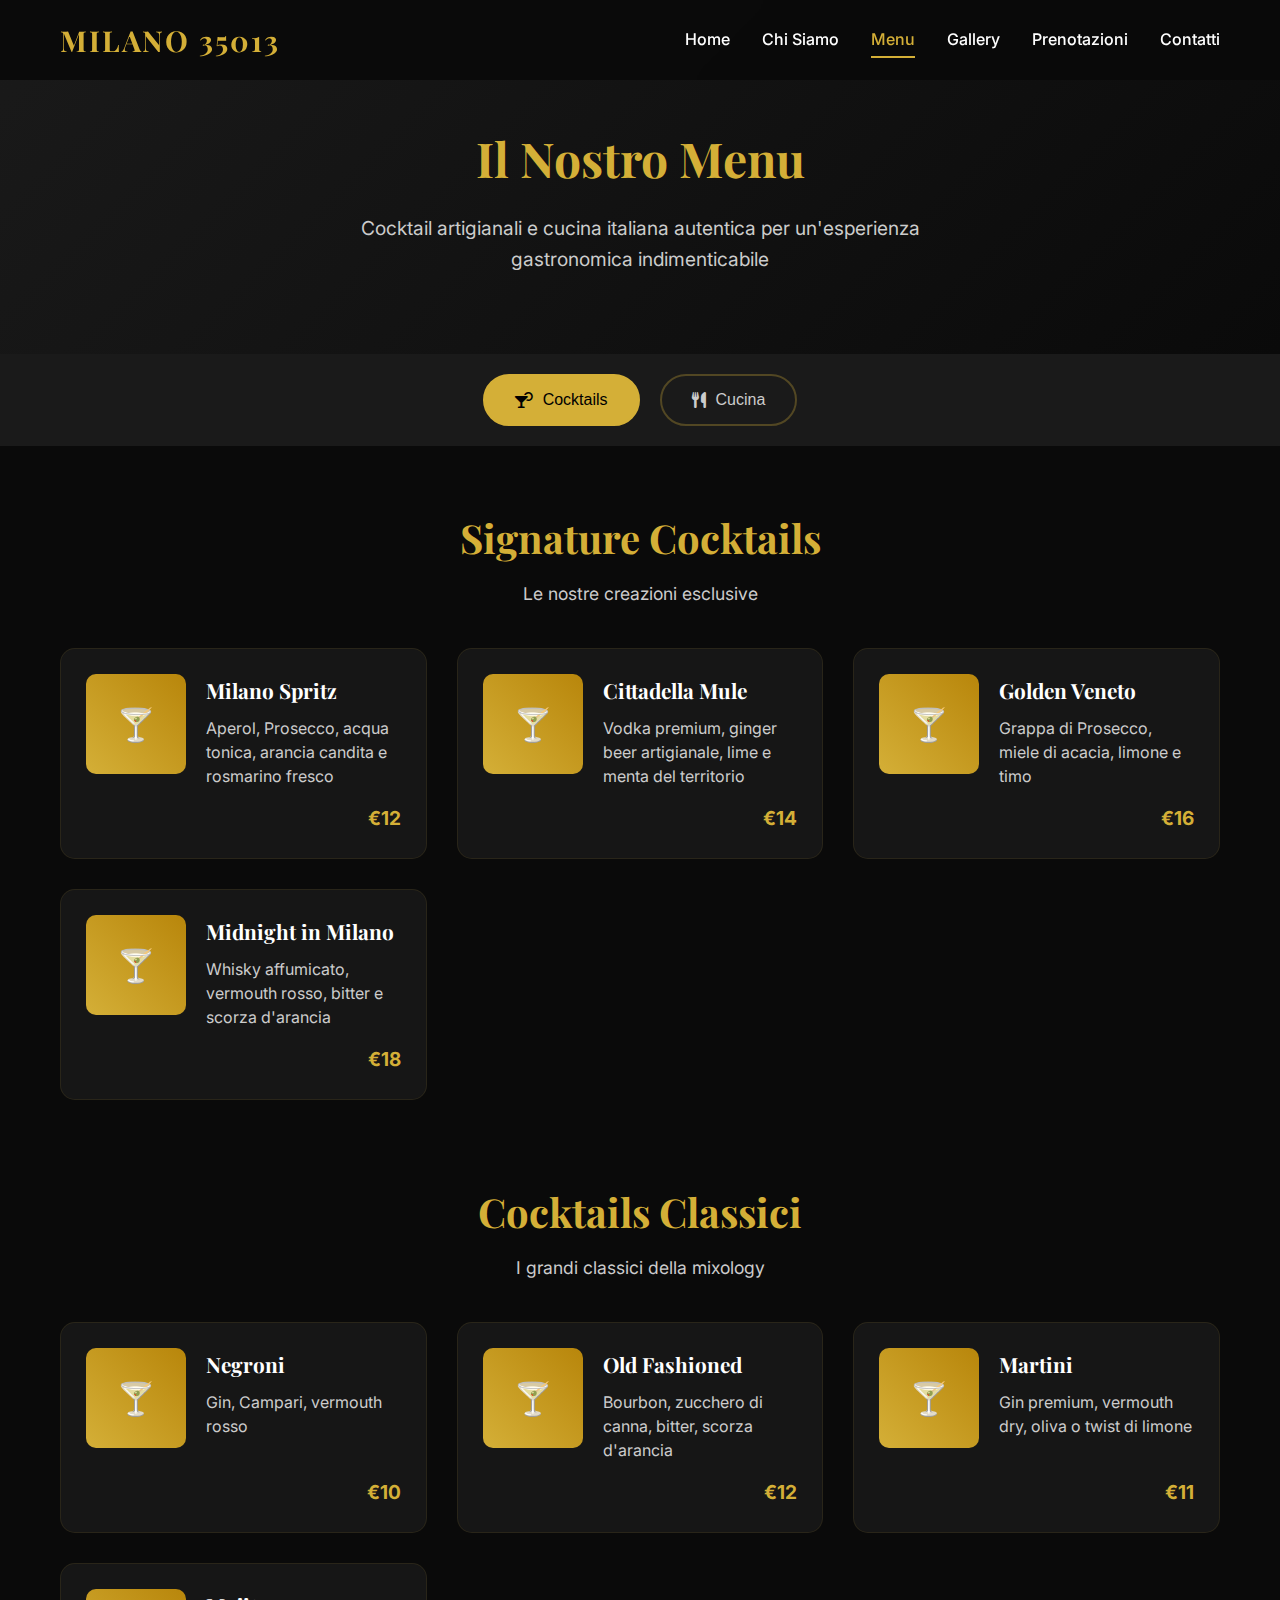
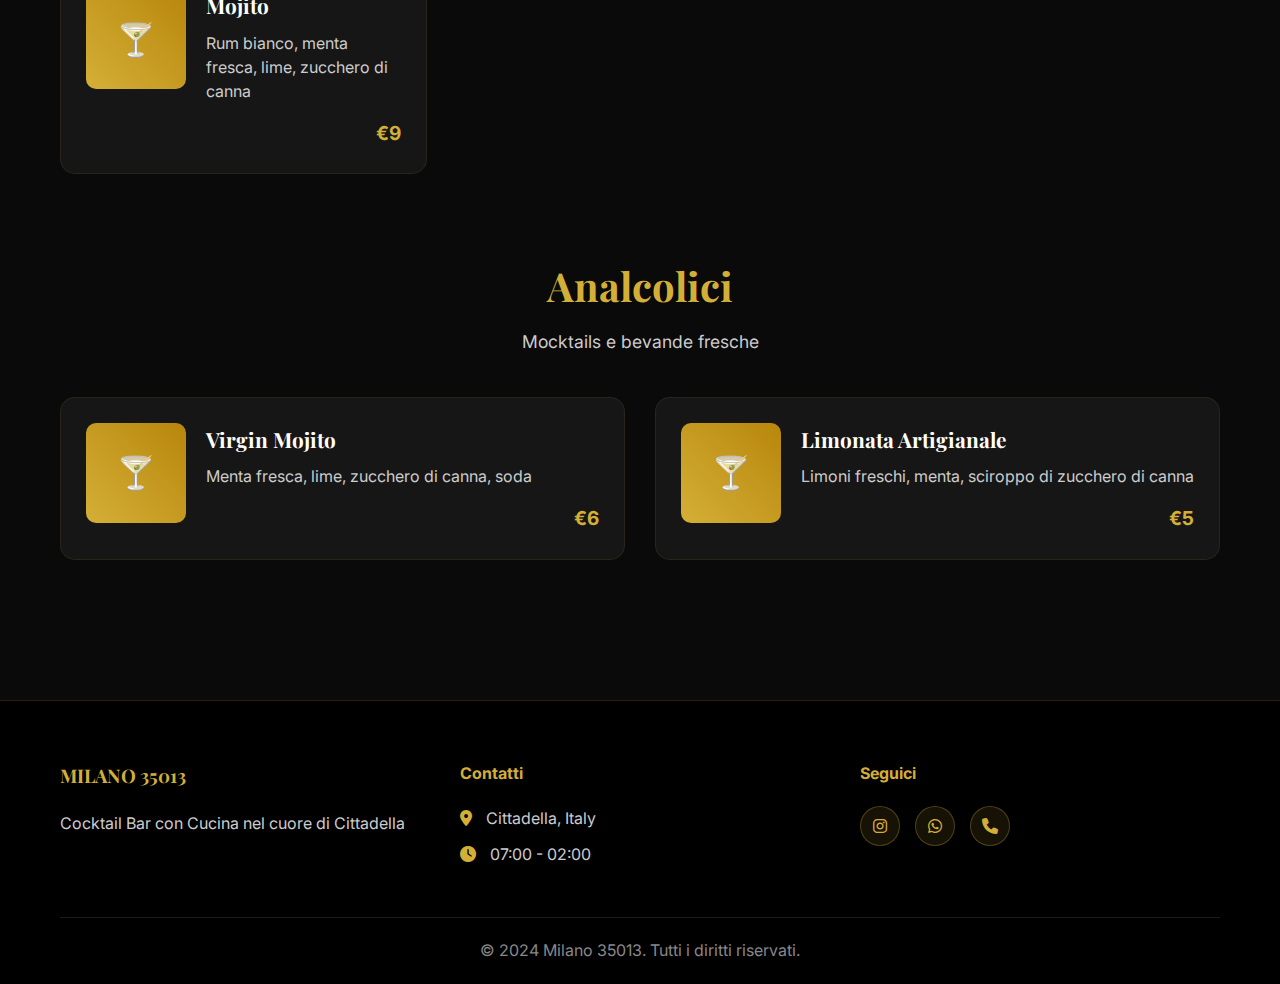
<file: menu.html>
<!DOCTYPE html>
<html lang="it">
<head>
    <meta charset="UTF-8">
    <meta name="viewport" content="width=device-width, initial-scale=1.0">
    <title>Menu - Milano 35013</title>
    <meta name="description" content="Scopri il menu di Milano 35013: cocktail premium, cucina italiana autentica e specialità del territorio nel cuore di Cittadella.">
    <link rel="stylesheet" href="css/style.css">
    <link href="https://fonts.googleapis.com/css2?family=Playfair+Display:wght@400;700&family=Inter:wght@300;400;500;600&display=swap" rel="stylesheet">
    <link rel="stylesheet" href="https://cdnjs.cloudflare.com/ajax/libs/font-awesome/6.0.0/css/all.min.css">
</head>
<body>
    <!-- Navigation -->
    <nav class="navbar">
        <div class="nav-container">
            <div class="nav-logo">
                <h1>MILANO 35013</h1>
            </div>
            <div class="nav-menu" id="nav-menu">
                <a href="index.html" class="nav-link">Home</a>
                <a href="about.html" class="nav-link">Chi Siamo</a>
                <a href="menu.html" class="nav-link active">Menu</a>
                <a href="gallery.html" class="nav-link">Gallery</a>
                <a href="reservation.html" class="nav-link">Prenotazioni</a>
                <a href="contact.html" class="nav-link">Contatti</a>
            </div>
            <div class="nav-toggle" id="nav-toggle">
                <span class="bar"></span>
                <span class="bar"></span>
                <span class="bar"></span>
            </div>
        </div>
    </nav>

    <!-- Page Header -->
    <section class="page-header">
        <div class="container">
            <h1 class="page-title">Il Nostro Menu</h1>
            <p class="page-subtitle">Cocktail artigianali e cucina italiana autentica per un'esperienza gastronomica indimenticabile</p>
        </div>
    </section>

    <!-- Menu Navigation -->
    <section class="menu-nav">
        <div class="container">
            <div class="menu-tabs">
                <button class="menu-tab active" data-category="cocktails">
                    <i class="fas fa-cocktail"></i>
                    Cocktails
                </button>
                <button class="menu-tab" data-category="food">
                    <i class="fas fa-utensils"></i>
                    Cucina
                </button>
            </div>
        </div>
    </section>

    <!-- Cocktails Menu -->
    <section class="menu-section active" id="cocktails">
        <div class="container">
            <!-- Signature Cocktails -->
            <div class="menu-category">
                <h2 class="category-title">Signature Cocktails</h2>
                <p class="category-subtitle">Le nostre creazioni esclusive</p>
                <div class="menu-grid">
                    <div class="menu-item card">
                        <div class="menu-item-image">
                            <div class="placeholder-image cocktail-image"></div>
                        </div>
                        <div class="menu-item-content">
                            <h3>Milano Spritz</h3>
                            <p class="menu-description">Aperol, Prosecco, acqua tonica, arancia candita e rosmarino fresco</p>
                            <span class="menu-price">€12</span>
                        </div>
                    </div>
                    
                    <div class="menu-item card">
                        <div class="menu-item-image">
                            <div class="placeholder-image cocktail-image"></div>
                        </div>
                        <div class="menu-item-content">
                            <h3>Cittadella Mule</h3>
                            <p class="menu-description">Vodka premium, ginger beer artigianale, lime e menta del territorio</p>
                            <span class="menu-price">€14</span>
                        </div>
                    </div>
                    
                    <div class="menu-item card">
                        <div class="menu-item-image">
                            <div class="placeholder-image cocktail-image"></div>
                        </div>
                        <div class="menu-item-content">
                            <h3>Golden Veneto</h3>
                            <p class="menu-description">Grappa di Prosecco, miele di acacia, limone e timo</p>
                            <span class="menu-price">€16</span>
                        </div>
                    </div>
                    
                    <div class="menu-item card">
                        <div class="menu-item-image">
                            <div class="placeholder-image cocktail-image"></div>
                        </div>
                        <div class="menu-item-content">
                            <h3>Midnight in Milano</h3>
                            <p class="menu-description">Whisky affumicato, vermouth rosso, bitter e scorza d'arancia</p>
                            <span class="menu-price">€18</span>
                        </div>
                    </div>
                </div>
            </div>

            <!-- Classic Cocktails -->
            <div class="menu-category">
                <h2 class="category-title">Cocktails Classici</h2>
                <p class="category-subtitle">I grandi classici della mixology</p>
                <div class="menu-grid">
                    <div class="menu-item card">
                        <div class="menu-item-image">
                            <div class="placeholder-image cocktail-image"></div>
                        </div>
                        <div class="menu-item-content">
                            <h3>Negroni</h3>
                            <p class="menu-description">Gin, Campari, vermouth rosso</p>
                            <span class="menu-price">€10</span>
                        </div>
                    </div>
                    
                    <div class="menu-item card">
                        <div class="menu-item-image">
                            <div class="placeholder-image cocktail-image"></div>
                        </div>
                        <div class="menu-item-content">
                            <h3>Old Fashioned</h3>
                            <p class="menu-description">Bourbon, zucchero di canna, bitter, scorza d'arancia</p>
                            <span class="menu-price">€12</span>
                        </div>
                    </div>
                    
                    <div class="menu-item card">
                        <div class="menu-item-image">
                            <div class="placeholder-image cocktail-image"></div>
                        </div>
                        <div class="menu-item-content">
                            <h3>Martini</h3>
                            <p class="menu-description">Gin premium, vermouth dry, oliva o twist di limone</p>
                            <span class="menu-price">€11</span>
                        </div>
                    </div>
                    
                    <div class="menu-item card">
                        <div class="menu-item-image">
                            <div class="placeholder-image cocktail-image"></div>
                        </div>
                        <div class="menu-item-content">
                            <h3>Mojito</h3>
                            <p class="menu-description">Rum bianco, menta fresca, lime, zucchero di canna</p>
                            <span class="menu-price">€9</span>
                        </div>
                    </div>
                </div>
            </div>

            <!-- Non-Alcoholic -->
            <div class="menu-category">
                <h2 class="category-title">Analcolici</h2>
                <p class="category-subtitle">Mocktails e bevande fresche</p>
                <div class="menu-grid">
                    <div class="menu-item card">
                        <div class="menu-item-image">
                            <div class="placeholder-image cocktail-image"></div>
                        </div>
                        <div class="menu-item-content">
                            <h3>Virgin Mojito</h3>
                            <p class="menu-description">Menta fresca, lime, zucchero di canna, soda</p>
                            <span class="menu-price">€6</span>
                        </div>
                    </div>
                    
                    <div class="menu-item card">
                        <div class="menu-item-image">
                            <div class="placeholder-image cocktail-image"></div>
                        </div>
                        <div class="menu-item-content">
                            <h3>Limonata Artigianale</h3>
                            <p class="menu-description">Limoni freschi, menta, sciroppo di zucchero di canna</p>
                            <span class="menu-price">€5</span>
                        </div>
                    </div>
                </div>
            </div>
        </div>
    </section>

    <!-- Food Menu -->
    <section class="menu-section" id="food">
        <div class="container">
            <!-- Appetizers -->
            <div class="menu-category">
                <h2 class="category-title">Antipasti</h2>
                <p class="category-subtitle">Per iniziare in bellezza</p>
                <div class="menu-grid">
                    <div class="menu-item card">
                        <div class="menu-item-image">
                            <div class="placeholder-image food-image"></div>
                        </div>
                        <div class="menu-item-content">
                            <h3>Tagliere di Salumi e Formaggi</h3>
                            <p class="menu-description">Selezione di salumi e formaggi del territorio con miele e mostarde</p>
                            <span class="menu-price">€18</span>
                        </div>
                    </div>
                    
                    <div class="menu-item card">
                        <div class="menu-item-image">
                            <div class="placeholder-image food-image"></div>
                        </div>
                        <div class="menu-item-content">
                            <h3>Bruschette Miste</h3>
                            <p class="menu-description">Pomodoro e basilico, ricotta e miele, olive taggiasche</p>
                            <span class="menu-price">€12</span>
                        </div>
                    </div>
                    
                    <div class="menu-item card">
                        <div class="menu-item-image">
                            <div class="placeholder-image food-image"></div>
                        </div>
                        <div class="menu-item-content">
                            <h3>Baccalà Mantecato</h3>
                            <p class="menu-description">Baccalà mantecato tradizionale veneto con polenta croccante</p>
                            <span class="menu-price">€14</span>
                        </div>
                    </div>
                </div>
            </div>

            <!-- Main Courses -->
            <div class="menu-category">
                <h2 class="category-title">Primi e Secondi</h2>
                <p class="category-subtitle">I sapori della tradizione italiana</p>
                <div class="menu-grid">
                    <div class="menu-item card">
                        <div class="menu-item-image">
                            <div class="placeholder-image food-image"></div>
                        </div>
                        <div class="menu-item-content">
                            <h3>Risotto all'Amarone</h3>
                            <p class="menu-description">Risotto mantecato con Amarone della Valpolicella e Gorgonzola DOP</p>
                            <span class="menu-price">€16</span>
                        </div>
                    </div>
                    
                    <div class="menu-item card">
                        <div class="menu-item-image">
                            <div class="placeholder-image food-image"></div>
                        </div>
                        <div class="menu-item-content">
                            <h3>Bigoli in Salsa</h3>
                            <p class="menu-description">Pasta fresca veneta con salsa di acciughe e cipolla di Tropea</p>
                            <span class="menu-price">€14</span>
                        </div>
                    </div>
                    
                    <div class="menu-item card">
                        <div class="menu-item-image">
                            <div class="placeholder-image food-image"></div>
                        </div>
                        <div class="menu-item-content">
                            <h3>Tagliata di Manzo</h3>
                            <p class="menu-description">Tagliata di manzo con rucola, pomodorini e scaglie di Parmigiano</p>
                            <span class="menu-price">€22</span>
                        </div>
                    </div>
                    
                    <div class="menu-item card">
                        <div class="menu-item-image">
                            <div class="placeholder-image food-image"></div>
                        </div>
                        <div class="menu-item-content">
                            <h3>Branzino in Crosta</h3>
                            <p class="menu-description">Branzino in crosta di sale con verdure di stagione</p>
                            <span class="menu-price">€20</span>
                        </div>
                    </div>
                </div>
            </div>

            <!-- Salads -->
            <div class="menu-category">
                <h2 class="category-title">Insalate</h2>
                <p class="category-subtitle">Fresche e nutrienti</p>
                <div class="menu-grid">
                    <div class="menu-item card">
                        <div class="menu-item-image">
                            <div class="placeholder-image food-image"></div>
                        </div>
                        <div class="menu-item-content">
                            <h3>Insalata di Burrata</h3>
                            <p class="menu-description">Burrata pugliese, pomodorini, rucola e riduzione di balsamico</p>
                            <span class="menu-price">€14</span>
                        </div>
                    </div>
                    
                    <div class="menu-item card">
                        <div class="menu-item-image">
                            <div class="placeholder-image food-image"></div>
                        </div>
                        <div class="menu-item-content">
                            <h3>Caesar Salad</h3>
                            <p class="menu-description">Lattuga romana, pollo grigliato, crostini e salsa Caesar</p>
                            <span class="menu-price">€12</span>
                        </div>
                    </div>
                </div>
            </div>

            <!-- Desserts -->
            <div class="menu-category">
                <h2 class="category-title">Dolci</h2>
                <p class="category-subtitle">Il dolce finale perfetto</p>
                <div class="menu-grid">
                    <div class="menu-item card">
                        <div class="menu-item-image">
                            <div class="placeholder-image food-image"></div>
                        </div>
                        <div class="menu-item-content">
                            <h3>Tiramisù della Casa</h3>
                            <p class="menu-description">Tiramisù tradizionale con savoiardi e caffè espresso</p>
                            <span class="menu-price">€8</span>
                        </div>
                    </div>
                    
                    <div class="menu-item card">
                        <div class="menu-item-image">
                            <div class="placeholder-image food-image"></div>
                        </div>
                        <div class="menu-item-content">
                            <h3>Panna Cotta ai Frutti di Bosco</h3>
                            <p class="menu-description">Panna cotta vaniglia con coulis di frutti di bosco</p>
                            <span class="menu-price">€7</span>
                        </div>
                    </div>
                    
                    <div class="menu-item card">
                        <div class="menu-item-image">
                            <div class="placeholder-image food-image"></div>
                        </div>
                        <div class="menu-item-content">
                            <h3>Gelato Artigianale</h3>
                            <p class="menu-description">Selezione di gelati artigianali (3 gusti a scelta)</p>
                            <span class="menu-price">€6</span>
                        </div>
                    </div>
                </div>
            </div>
        </div>
    </section>

    <!-- Footer -->
    <footer class="footer">
        <div class="container">
            <div class="footer-content">
                <div class="footer-section">
                    <h3>MILANO 35013</h3>
                    <p>Cocktail Bar con Cucina nel cuore di Cittadella</p>
                </div>
                <div class="footer-section">
                    <h4>Contatti</h4>
                    <p><i class="fas fa-map-marker-alt"></i> Cittadella, Italy</p>
                    <p><i class="fas fa-clock"></i> 07:00 - 02:00</p>
                </div>
                <div class="footer-section">
                    <h4>Seguici</h4>
                    <div class="social-links">
                        <a href="https://www.instagram.com/milano35013?igsh=eTZpbGVzcjcwMmty" class="social-link" target="_blank"><i class="fab fa-instagram"></i></a>
                        <a href="#" class="social-link"><i class="fab fa-whatsapp"></i></a>
                        <a href="tel:+393491234567" class="social-link"><i class="fas fa-phone"></i></a>
                    </div>
                </div>
            </div>
            <div class="footer-bottom">
                <p>&copy; 2024 Milano 35013. Tutti i diritti riservati.</p>
            </div>
        </div>
    </footer>

    <script src="js/script.js"></script>
</body>
</html>

<style>
.menu-nav {
    background: #1a1a1a;
    padding: 20px 0;
    position: sticky;
    top: 80px;
    z-index: 100;
    transition: transform 0.3s ease;
    transform: translateY(0);
}

.menu-nav.menu-nav-hidden {
    transform: translateY(-100%);
}

.menu-tabs {
    display: flex;
    justify-content: center;
    gap: 20px;
}

.menu-tab {
    background: transparent;
    border: 2px solid rgba(212, 175, 55, 0.3);
    color: #cccccc;
    padding: 15px 30px;
    border-radius: 50px;
    cursor: pointer;
    transition: all 0.3s ease;
    font-size: 1rem;
    font-weight: 500;
    display: flex;
    align-items: center;
    gap: 10px;
}

.menu-tab:hover,
.menu-tab.active {
    background: #d4af37;
    color: #000000;
    border-color: #d4af37;
}

.menu-section {
    display: none;
    padding: 60px 0;
}

.menu-section.active {
    display: block;
}

.menu-category {
    margin-bottom: 80px;
}

.category-title {
    font-size: 2.5rem;
    color: #d4af37;
    text-align: center;
    margin-bottom: 10px;
}

.category-subtitle {
    text-align: center;
    color: #cccccc;
    font-size: 1.1rem;
    margin-bottom: 40px;
}

.menu-grid {
    display: grid;
    grid-template-columns: repeat(auto-fit, minmax(350px, 1fr));
    gap: 30px;
    margin-top: 40px;
}

.menu-item {
    display: flex;
    gap: 20px;
    padding: 25px;
    transition: all 0.3s ease;
}

.menu-item:hover {
    transform: translateY(-5px);
}

.menu-item-image {
    flex-shrink: 0;
    width: 100px;
    height: 100px;
}

.placeholder-image {
    width: 100%;
    height: 100%;
    border-radius: 10px;
    background: linear-gradient(45deg, #d4af37, #b8860b);
    display: flex;
    align-items: center;
    justify-content: center;
    position: relative;
    overflow: hidden;
}

.cocktail-image::before {
    content: '🍸';
    font-size: 2rem;
    position: absolute;
}

.food-image::before {
    content: '🍽️';
    font-size: 2rem;
    position: absolute;
}

.menu-item-content {
    flex: 1;
    display: flex;
    flex-direction: column;
}

.menu-item h3 {
    font-size: 1.3rem;
    color: #ffffff;
    margin-bottom: 8px;
}

.menu-description {
    color: #cccccc;
    line-height: 1.5;
    margin-bottom: 15px;
    flex: 1;
}

.menu-price {
    font-size: 1.2rem;
    font-weight: 700;
    color: #d4af37;
    align-self: flex-end;
}

@media (max-width: 768px) {
    .menu-tabs {
        flex-direction: column;
        align-items: center;
    }
    
    .menu-tab {
        width: 200px;
        justify-content: center;
    }
    
    .menu-grid {
        grid-template-columns: 1fr;
    }
    
    .menu-item {
        flex-direction: column;
        text-align: center;
    }
    
    .menu-item-image {
        width: 120px;
        height: 120px;
        margin: 0 auto;
    }
    
    .category-title {
        font-size: 2rem;
    }
}

@media (max-width: 480px) {
    .menu-item {
        padding: 20px;
    }
    
    .menu-item-image {
        width: 100px;
        height: 100px;
    }
}
</style>
</file>
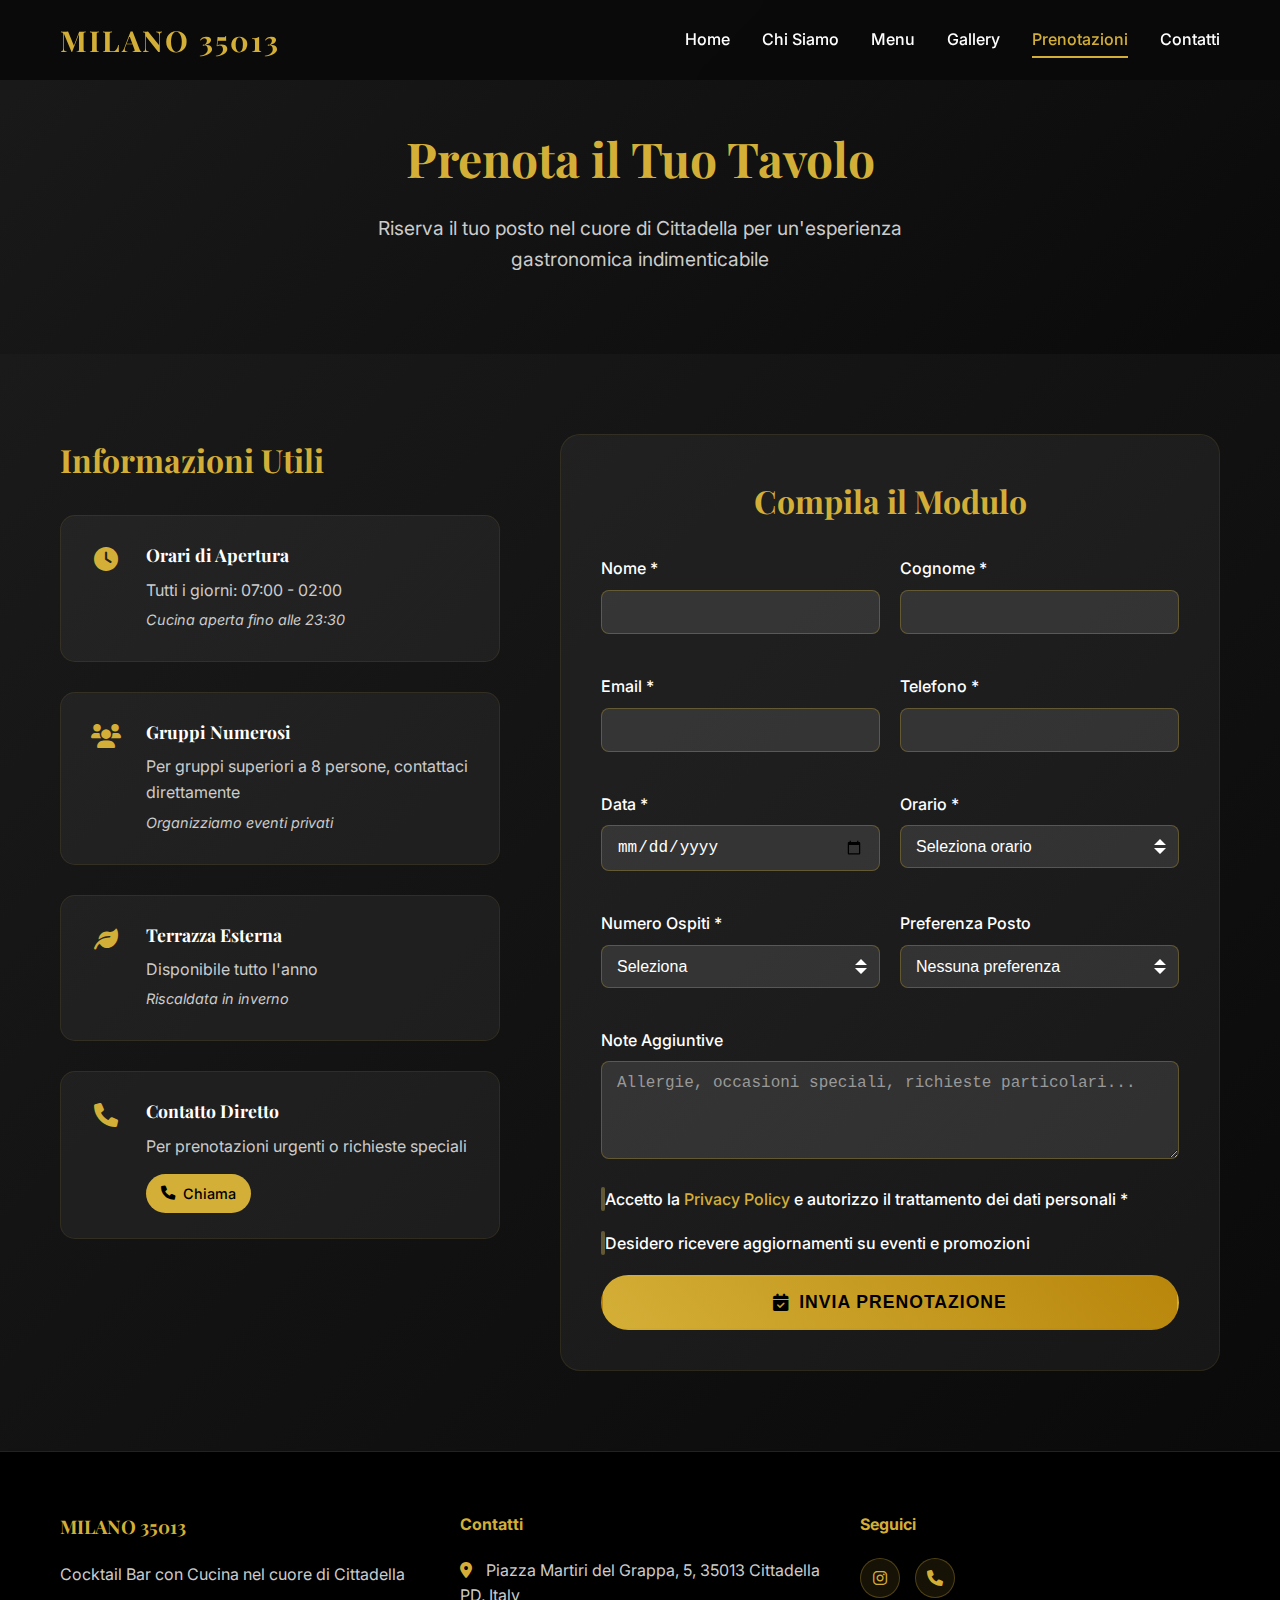
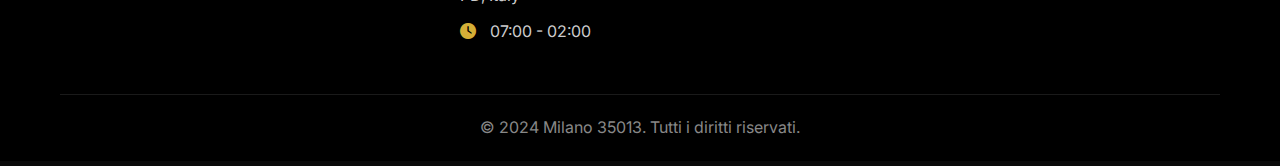
<file: reservation.html>
<!DOCTYPE html>
<html lang="it">
<head>
    <meta charset="UTF-8">
    <meta name="viewport" content="width=device-width, initial-scale=1.0">
    <title>Prenotazioni - Milano 35013</title>
    <meta name="description" content="Prenota il tuo tavolo al Milano 35013. Sistema di prenotazione online semplice e veloce per il miglior cocktail bar di Cittadella.">
    <link rel="stylesheet" href="css/style.css">
    <link href="https://fonts.googleapis.com/css2?family=Playfair+Display:wght@400;700&family=Inter:wght@300;400;500;600&display=swap" rel="stylesheet">
    <link rel="stylesheet" href="https://cdnjs.cloudflare.com/ajax/libs/font-awesome/6.0.0/css/all.min.css">
</head>
<body>
    <!-- Navigation -->
    <nav class="navbar">
        <div class="nav-container">
            <div class="nav-logo">
                <h1>MILANO 35013</h1>
            </div>
            <div class="nav-menu" id="nav-menu">
                <a href="index.html" class="nav-link">Home</a>
                <a href="about.html" class="nav-link">Chi Siamo</a>
                <a href="menu.html" class="nav-link">Menu</a>
                <a href="gallery.html" class="nav-link">Gallery</a>
                <a href="reservation.html" class="nav-link active">Prenotazioni</a>
                <a href="contact.html" class="nav-link">Contatti</a>
            </div>
            <div class="nav-toggle" id="nav-toggle">
                <span class="bar"></span>
                <span class="bar"></span>
                <span class="bar"></span>
            </div>
        </div>
    </nav>

    <!-- Page Header -->
    <section class="page-header">
        <div class="container">
            <h1 class="page-title">Prenota il Tuo Tavolo</h1>
            <p class="page-subtitle">Riserva il tuo posto nel cuore di Cittadella per un'esperienza gastronomica indimenticabile</p>
        </div>
    </section>

    <!-- Reservation Form Section -->
    <section class="reservation-section">
        <div class="container">
            <div class="reservation-container">
                <div class="reservation-info">
                    <h2>Informazioni Utili</h2>
                    
                    <div class="info-item">
                        <div class="info-icon">
                            <i class="fas fa-clock"></i>
                        </div>
                        <div class="info-content">
                            <h3>Orari di Apertura</h3>
                            <p>Tutti i giorni: 07:00 - 02:00</p>
                            <p class="info-note">Cucina aperta fino alle 23:30</p>
                        </div>
                    </div>
                    
                    <div class="info-item">
                        <div class="info-icon">
                            <i class="fas fa-users"></i>
                        </div>
                        <div class="info-content">
                            <h3>Gruppi Numerosi</h3>
                            <p>Per gruppi superiori a 8 persone, contattaci direttamente</p>
                            <p class="info-note">Organizziamo eventi privati</p>
                        </div>
                    </div>
                    
                    <div class="info-item">
                        <div class="info-icon">
                            <i class="fas fa-leaf"></i>
                        </div>
                        <div class="info-content">
                            <h3>Terrazza Esterna</h3>
                            <p>Disponibile tutto l'anno</p>
                            <p class="info-note">Riscaldata in inverno</p>
                        </div>
                    </div>
                    
                    <div class="info-item">
                        <div class="info-icon">
                            <i class="fas fa-phone"></i>
                        </div>
                        <div class="info-content">
                            <h3>Contatto Diretto</h3>
                            <p>Per prenotazioni urgenti o richieste speciali</p>
                            <div class="contact-buttons">

                                <a href="tel:+393491234567" class="contact-btn phone-btn">
                                    <i class="fas fa-phone"></i>
                                    Chiama
                                </a>
                            </div>
                        </div>
                    </div>
                </div>
                
                <div class="reservation-form-container">
                    <form class="reservation-form" id="reservationForm">
                        <h2>Compila il Modulo</h2>
                        
                        <div class="form-row">
                            <div class="form-group">
                                <label for="firstName">Nome *</label>
                                <input type="text" id="firstName" name="firstName" required>
                            </div>
                            <div class="form-group">
                                <label for="lastName">Cognome *</label>
                                <input type="text" id="lastName" name="lastName" required>
                            </div>
                        </div>
                        
                        <div class="form-row">
                            <div class="form-group">
                                <label for="email">Email *</label>
                                <input type="email" id="email" name="email" required>
                            </div>
                            <div class="form-group">
                                <label for="phone">Telefono *</label>
                                <input type="tel" id="phone" name="phone" required>
                            </div>
                        </div>
                        
                        <div class="form-row">
                            <div class="form-group">
                                <label for="date">Data *</label>
                                <input type="date" id="date" name="date" required>
                            </div>
                            <div class="form-group">
                                <label for="time">Orario *</label>
                                <select id="time" name="time" required>
                                    <option value="">Seleziona orario</option>
                                    <option value="07:00">07:00</option>
                                    <option value="07:30">07:30</option>
                                    <option value="08:00">08:00</option>
                                    <option value="08:30">08:30</option>
                                    <option value="09:00">09:00</option>
                                    <option value="09:30">09:30</option>
                                    <option value="10:00">10:00</option>
                                    <option value="10:30">10:30</option>
                                    <option value="11:00">11:00</option>
                                    <option value="11:30">11:30</option>
                                    <option value="12:00">12:00</option>
                                    <option value="12:30">12:30</option>
                                    <option value="13:00">13:00</option>
                                    <option value="13:30">13:30</option>
                                    <option value="14:00">14:00</option>
                                    <option value="14:30">14:30</option>
                                    <option value="15:00">15:00</option>
                                    <option value="15:30">15:30</option>
                                    <option value="16:00">16:00</option>
                                    <option value="16:30">16:30</option>
                                    <option value="17:00">17:00</option>
                                    <option value="17:30">17:30</option>
                                    <option value="18:00">18:00</option>
                                    <option value="18:30">18:30</option>
                                    <option value="19:00">19:00</option>
                                    <option value="19:30">19:30</option>
                                    <option value="20:00">20:00</option>
                                    <option value="20:30">20:30</option>
                                    <option value="21:00">21:00</option>
                                    <option value="21:30">21:30</option>
                                    <option value="22:00">22:00</option>
                                    <option value="22:30">22:30</option>
                                    <option value="23:00">23:00</option>
                                    <option value="23:30">23:30</option>
                                    <option value="00:00">00:00</option>
                                    <option value="00:30">00:30</option>
                                    <option value="01:00">01:00</option>
                                    <option value="01:30">01:30</option>
                                </select>
                            </div>
                        </div>
                        
                        <div class="form-row">
                            <div class="form-group">
                                <label for="guests">Numero Ospiti *</label>
                                <select id="guests" name="guests" required>
                                    <option value="">Seleziona</option>
                                    <option value="1">1 persona</option>
                                    <option value="2">2 persone</option>
                                    <option value="3">3 persone</option>
                                    <option value="4">4 persone</option>
                                    <option value="5">5 persone</option>
                                    <option value="6">6 persone</option>
                                    <option value="7">7 persone</option>
                                    <option value="8">8 persone</option>
                                    <option value="8+">Più di 8 persone</option>
                                </select>
                            </div>
                            <div class="form-group">
                                <label for="seating">Preferenza Posto</label>
                                <select id="seating" name="seating">
                                    <option value="">Nessuna preferenza</option>
                                    <option value="interno">Sala interna</option>
                                    <option value="terrazza">Terrazza esterna</option>
                                    <option value="bar">Banco bar</option>
                                </select>
                            </div>
                        </div>
                        
                        <div class="form-group">
                            <label for="notes">Note Aggiuntive</label>
                            <textarea id="notes" name="notes" rows="4" placeholder="Allergie, occasioni speciali, richieste particolari..."></textarea>
                        </div>
                        
                        <div class="form-group">
                            <label class="checkbox-label">
                                <input type="checkbox" id="privacy" name="privacy" required>
                                <span class="checkmark"></span>
                                Accetto la <a href="#" class="privacy-link">Privacy Policy</a> e autorizzo il trattamento dei dati personali *
                            </label>
                        </div>
                        
                        <div class="form-group">
                            <label class="checkbox-label">
                                <input type="checkbox" id="newsletter" name="newsletter">
                                <span class="checkmark"></span>
                                Desidero ricevere aggiornamenti su eventi e promozioni
                            </label>
                        </div>
                        
                        <button type="submit" class="btn btn-primary submit-btn">
                            <i class="fas fa-calendar-check"></i>
                            Invia Prenotazione
                        </button>
                    </form>
                </div>
            </div>
        </div>
    </section>

    <!-- Success Modal -->
    <div class="modal" id="successModal">
        <div class="modal-content">
            <div class="modal-header">
                <i class="fas fa-check-circle"></i>
                <h2>Prenotazione Inviata!</h2>
            </div>
            <div class="modal-body">
                <p>Grazie per aver scelto Milano 35013. La tua prenotazione è stata inviata con successo.</p>
                <p>Riceverai una conferma entro 30 minuti tramite il metodo selezionato.</p>
                <div class="reservation-summary" id="reservationSummary">
                    <!-- Summary will be populated by JavaScript -->
                </div>
            </div>
            <div class="modal-footer">
                <button class="btn btn-primary" onclick="closeModal()">Chiudi</button>
            </div>
        </div>
    </div>

    <!-- Footer -->
    <footer class="footer">
        <div class="container">
            <div class="footer-content">
                <div class="footer-section">
                    <h3>MILANO 35013</h3>
                    <p>Cocktail Bar con Cucina nel cuore di Cittadella</p>
                </div>
                <div class="footer-section">
                    <h4>Contatti</h4>
                    <p><i class="fas fa-map-marker-alt"></i> Piazza Martiri del Grappa, 5, 35013 Cittadella PD, Italy</p>
                    <p><i class="fas fa-clock"></i> 07:00 - 02:00</p>
                </div>
                <div class="footer-section">
                    <h4>Seguici</h4>
                    <div class="social-links">
                        <a href="https://www.instagram.com/milano35013?igsh=eTZpbGVzcjcwMmty" class="social-link" target="_blank"><i class="fab fa-instagram"></i></a>

                        <a href="tel:+393491234567" class="social-link"><i class="fas fa-phone"></i></a>
                    </div>
                </div>
            </div>
            <div class="footer-bottom">
                <p>&copy; 2024 Milano 35013. Tutti i diritti riservati.</p>
            </div>
        </div>
    </div>

    <script src="js/script.js"></script>
</body>
</html>

<style>
.reservation-section {
    padding: 80px 0;
    background: linear-gradient(135deg, #1a1a1a 0%, #0a0a0a 100%);
}

.reservation-container {
    display: grid;
    grid-template-columns: 1fr 1.5fr;
    gap: 60px;
    max-width: 1400px;
    margin: 0 auto;
}

.reservation-info h2 {
    font-size: 2rem;
    color: #d4af37;
    margin-bottom: 30px;
}

.info-item {
    display: flex;
    gap: 20px;
    margin-bottom: 30px;
    padding: 25px;
    background: rgba(255, 255, 255, 0.05);
    border-radius: 15px;
    border: 1px solid rgba(212, 175, 55, 0.1);
    transition: all 0.3s ease;
}

.info-item:hover {
    background: rgba(255, 255, 255, 0.08);
    border-color: rgba(212, 175, 55, 0.3);
    transform: translateY(-3px);
}

.info-icon {
    font-size: 1.5rem;
    color: #d4af37;
    width: 40px;
    text-align: center;
    flex-shrink: 0;
}

.info-content h3 {
    color: #ffffff;
    margin-bottom: 8px;
    font-size: 1.1rem;
}

.info-content p {
    color: #cccccc;
    margin-bottom: 5px;
}

.info-note {
    font-size: 0.9rem;
    color: #999999;
    font-style: italic;
}

.contact-buttons {
    display: flex;
    gap: 10px;
    margin-top: 15px;
}

.contact-btn {
    display: inline-flex;
    align-items: center;
    gap: 8px;
    padding: 8px 15px;
    border-radius: 25px;
    text-decoration: none;
    font-size: 0.9rem;
    font-weight: 500;
    transition: all 0.3s ease;
}



.phone-btn {
    background: #d4af37;
    color: #000000;
}

.phone-btn:hover {
    background: #b8860b;
    transform: translateY(-2px);
}

.reservation-form-container {
    background: rgba(255, 255, 255, 0.05);
    border-radius: 20px;
    padding: 40px;
    border: 1px solid rgba(212, 175, 55, 0.1);
}

.reservation-form h2 {
    font-size: 2rem;
    color: #d4af37;
    margin-bottom: 30px;
    text-align: center;
}

.form-row {
    display: grid;
    grid-template-columns: 1fr 1fr;
    gap: 20px;
    margin-bottom: 20px;
}

.form-group {
    margin-bottom: 20px;
}

.form-group label {
    display: block;
    color: #ffffff;
    margin-bottom: 8px;
    font-weight: 500;
}

.form-group input,
.form-group select,
.form-group textarea {
    width: 100%;
    padding: 12px 15px;
    background: rgba(255, 255, 255, 0.1);
    border: 1px solid rgba(212, 175, 55, 0.3);
    border-radius: 8px;
    color: #ffffff;
    font-size: 1rem;
    transition: all 0.3s ease;
}

.form-group select option {
    background: #1a1a1a !important;
    color: #ffffff !important;
    padding: 8px 12px;
}

.form-group select option:hover,
.form-group select option:focus,
.form-group select option:checked {
    background: #d4af37 !important;
    color: #000000 !important;
}

/* Additional styling for better visibility */
.form-group select {
    -webkit-appearance: none;
    -moz-appearance: none;
    appearance: none;
    background-image: url('data:image/svg+xml;charset=US-ASCII,<svg xmlns="http://www.w3.org/2000/svg" viewBox="0 0 4 5"><path fill="%23ffffff" d="M2 0L0 2h4zm0 5L0 3h4z"/></svg>');
    background-repeat: no-repeat;
    background-position: right 12px center;
    background-size: 12px;
    padding-right: 40px;
}

.form-group input:focus,
.form-group select:focus,
.form-group textarea:focus {
    outline: none;
    border-color: #d4af37;
    background: rgba(255, 255, 255, 0.15);
    box-shadow: 0 0 0 3px rgba(212, 175, 55, 0.1);
}

.form-group input::placeholder,
.form-group textarea::placeholder {
    color: #999999;
}

.checkbox-label {
    display: flex;
    align-items: flex-start;
    gap: 12px;
    cursor: pointer;
    color: #cccccc;
    line-height: 1.5;
}

.checkbox-label input[type="checkbox"] {
    display: none;
}

.checkmark {
    width: 20px;
    height: 20px;
    background: rgba(255, 255, 255, 0.1);
    border: 2px solid rgba(212, 175, 55, 0.3);
    border-radius: 4px;
    position: relative;
    flex-shrink: 0;
    margin-top: 2px;
    transition: all 0.3s ease;
}

.checkbox-label input[type="checkbox"]:checked + .checkmark {
    background: #d4af37;
    border-color: #d4af37;
}

.checkbox-label input[type="checkbox"]:checked + .checkmark::after {
    content: '✓';
    position: absolute;
    top: 50%;
    left: 50%;
    transform: translate(-50%, -50%);
    color: #000000;
    font-weight: bold;
    font-size: 12px;
}

.privacy-link {
    color: #d4af37;
    text-decoration: none;
}

.privacy-link:hover {
    text-decoration: underline;
}

.confirmation-method {
    margin: 30px 0;
}

.confirmation-method h3 {
    color: #ffffff;
    margin-bottom: 15px;
    font-size: 1.1rem;
}

.method-options {
    display: flex;
    gap: 20px;
    flex-wrap: wrap;
}

.method-option {
    display: flex;
    align-items: center;
    gap: 10px;
    padding: 12px 20px;
    background: rgba(255, 255, 255, 0.05);
    border: 1px solid rgba(212, 175, 55, 0.3);
    border-radius: 25px;
    cursor: pointer;
    transition: all 0.3s ease;
    color: #cccccc;
}

.method-option:hover {
    background: rgba(255, 255, 255, 0.1);
    border-color: #d4af37;
}

.method-option input[type="radio"] {
    display: none;
}

.radio-custom {
    width: 16px;
    height: 16px;
    border: 2px solid rgba(212, 175, 55, 0.5);
    border-radius: 50%;
    position: relative;
    transition: all 0.3s ease;
}

.method-option input[type="radio"]:checked + .radio-custom {
    border-color: #d4af37;
    background: #d4af37;
}

.method-option input[type="radio"]:checked + .radio-custom::after {
    content: '';
    width: 6px;
    height: 6px;
    background: #000000;
    border-radius: 50%;
    position: absolute;
    top: 50%;
    left: 50%;
    transform: translate(-50%, -50%);
}

.method-option input[type="radio"]:checked ~ i {
    color: #d4af37;
}

.submit-btn {
    width: 100%;
    padding: 15px;
    font-size: 1.1rem;
    margin-top: 20px;
    display: flex;
    align-items: center;
    justify-content: center;
    gap: 10px;
}

.modal {
    display: none;
    position: fixed;
    z-index: 2000;
    left: 0;
    top: 0;
    width: 100%;
    height: 100%;
    background: rgba(0, 0, 0, 0.8);
    backdrop-filter: blur(5px);
}

.modal-content {
    background: #1a1a1a;
    margin: 10% auto;
    padding: 0;
    border-radius: 15px;
    width: 90%;
    max-width: 500px;
    border: 1px solid rgba(212, 175, 55, 0.3);
    animation: modalSlideIn 0.3s ease-out;
}

.modal-header {
    text-align: center;
    padding: 30px 30px 20px;
    border-bottom: 1px solid rgba(255, 255, 255, 0.1);
}

.modal-header i {
    font-size: 3rem;
    color: #d4af37;
    margin-bottom: 15px;
}

.modal-header h2 {
    color: #ffffff;
    margin: 0;
}

.modal-body {
    padding: 30px;
    text-align: center;
}

.modal-body p {
    color: #cccccc;
    margin-bottom: 15px;
    line-height: 1.6;
}

.reservation-summary {
    background: rgba(255, 255, 255, 0.05);
    border-radius: 10px;
    padding: 20px;
    margin-top: 20px;
    text-align: left;
}

.modal-footer {
    padding: 20px 30px 30px;
    text-align: center;
}

@keyframes modalSlideIn {
    from {
        opacity: 0;
        transform: translateY(-50px);
    }
    to {
        opacity: 1;
        transform: translateY(0);
    }
}

@media (max-width: 1024px) {
    .reservation-container {
        grid-template-columns: 1fr;
        gap: 40px;
    }
}

@media (max-width: 768px) {
    .form-row {
        grid-template-columns: 1fr;
    }
    
    .method-options {
        flex-direction: column;
    }
    
    .method-option {
        justify-content: center;
    }
    
    .reservation-form-container {
        padding: 30px 20px;
    }
    
    .contact-buttons {
        flex-direction: column;
    }
}

@media (max-width: 480px) {
    .reservation-section {
        padding: 60px 0;
    }
    
    .info-item {
        flex-direction: column;
        text-align: center;
    }
    
    .modal-content {
        margin: 5% auto;
        width: 95%;
    }
}
</style>
</file>
<file: css/style.css>
/* Reset and Base Styles */
* {
    margin: 0;
    padding: 0;
    box-sizing: border-box;
}

html {
    scroll-behavior: smooth;
}

body {
    font-family: 'Inter', sans-serif;
    background-color: #0a0a0a;
    color: #ffffff;
    line-height: 1.6;
    overflow-x: hidden;
}

.container {
    max-width: 1200px;
    margin: 0 auto;
    padding: 0 20px;
}

/* Utility Classes */
.text-center {
    text-align: center;
}

.text-gold {
    color: #d4af37;
}

.mb-20 {
    margin-bottom: 20px;
}

.mb-30 {
    margin-bottom: 30px;
}

.mb-40 {
    margin-bottom: 40px;
}

.mt-20 {
    margin-top: 20px;
}

.mt-30 {
    margin-top: 30px;
}

.mt-40 {
    margin-top: 40px;
}

/* Selection */
::selection {
    background: #d4af37;
    color: #000000;
}

::-moz-selection {
    background: #d4af37;
    color: #000000;
}

/* Scrollbar */
::-webkit-scrollbar {
    width: 8px;
}

::-webkit-scrollbar-track {
    background: #1a1a1a;
}

::-webkit-scrollbar-thumb {
    background: #d4af37;
    border-radius: 4px;
}

::-webkit-scrollbar-thumb:hover {
    background: #b8860b;
}

/* Typography */
h1, h2, h3 {
    font-family: 'Playfair Display', serif;
}

/* Navigation */
.navbar {
    position: fixed;
    top: 0;
    width: 100%;
    background: rgba(10, 10, 10, 0.95);
    backdrop-filter: blur(10px);
    z-index: 1000;
    transition: all 0.3s ease;
    transform: translateY(0);
}

.navbar.navbar-hidden {
    transform: translateY(-100%);
}

.nav-container {
    max-width: 1200px;
    margin: 0 auto;
    padding: 0 20px;
    display: flex;
    justify-content: space-between;
    align-items: center;
    height: 80px;
}

.nav-logo h1 {
    font-size: 1.8rem;
    font-weight: 700;
    color: #d4af37;
    letter-spacing: 2px;
}

.nav-menu {
    display: flex;
    gap: 2rem;
}

.nav-link {
    color: #ffffff;
    text-decoration: none;
    font-weight: 500;
    transition: all 0.3s ease;
    position: relative;
}

.nav-link:hover,
.nav-link.active {
    color: #d4af37;
}

.nav-link::after {
    content: '';
    position: absolute;
    bottom: -5px;
    left: 0;
    width: 0;
    height: 2px;
    background: #d4af37;
    transition: width 0.3s ease;
}

.nav-link:hover::after,
.nav-link.active::after {
    width: 100%;
}

.nav-toggle {
    display: none;
    flex-direction: column;
    cursor: pointer;
}

.bar {
    width: 25px;
    height: 3px;
    background: #ffffff;
    margin: 3px 0;
    transition: 0.3s;
}

/* Hero Section */
.hero {
    height: 100vh;
    position: relative;
    display: flex;
    align-items: center;
    justify-content: center;
    overflow: hidden;
}

.hero-background {
    position: absolute;
    top: 0;
    left: 0;
    width: 100%;
    height: 100%;
    background: linear-gradient(45deg, #0a0a0a 0%, #1a1a1a 50%, #0a0a0a 100%),
                url('data:image/svg+xml,<svg xmlns="http://www.w3.org/2000/svg" viewBox="0 0 1200 800"><defs><linearGradient id="cocktailGrad" x1="0%" y1="0%" x2="100%" y2="100%"><stop offset="0%" style="stop-color:%23d4af37;stop-opacity:0.1"/><stop offset="100%" style="stop-color:%23b8860b;stop-opacity:0.05"/></linearGradient></defs><rect width="100%" height="100%" fill="url(%23cocktailGrad)"/><circle cx="200" cy="150" r="3" fill="%23d4af37" opacity="0.3"/><circle cx="800" cy="300" r="2" fill="%23d4af37" opacity="0.4"/><circle cx="1000" cy="600" r="4" fill="%23d4af37" opacity="0.2"/><circle cx="400" cy="700" r="2" fill="%23d4af37" opacity="0.5"/></svg>');
    background-size: cover;
    background-position: center;
    z-index: -2;
}

.hero-overlay {
    position: absolute;
    top: 0;
    left: 0;
    width: 100%;
    height: 100%;
    background: rgba(0, 0, 0, 0.4);
    z-index: -1;
}

.hero-content {
    text-align: center;
    z-index: 1;
    max-width: 800px;
    padding: 0 20px;
}

.hero-title {
    font-size: 4rem;
    font-weight: 700;
    color: #d4af37;
    margin-bottom: 1rem;
    letter-spacing: 3px;
    text-shadow: 2px 2px 4px rgba(0, 0, 0, 0.5);
    animation: fadeInUp 1s ease-out;
}

.hero-tagline {
    font-size: 1.5rem;
    color: #ffffff;
    margin-bottom: 2rem;
    font-weight: 300;
    animation: fadeInUp 1s ease-out 0.3s both;
}

.hero-buttons {
    display: flex;
    gap: 1rem;
    justify-content: center;
    flex-wrap: wrap;
    animation: fadeInUp 1s ease-out 0.6s both;
}

.btn {
    display: inline-block;
    padding: 15px 30px;
    text-decoration: none;
    border-radius: 50px;
    font-weight: 600;
    text-transform: uppercase;
    letter-spacing: 1px;
    transition: all 0.3s ease;
    border: 2px solid transparent;
}

.btn-primary {
    background: linear-gradient(45deg, #d4af37, #b8860b);
    color: #000000;
}

.btn-primary:hover {
    transform: translateY(-3px);
    box-shadow: 0 10px 25px rgba(212, 175, 55, 0.3);
}

.btn-secondary {
    background: transparent;
    color: #ffffff;
    border: 2px solid #d4af37;
}

.btn-secondary:hover {
    background: #d4af37;
    color: #000000;
    transform: translateY(-3px);
}

.scroll-indicator {
    position: absolute;
    bottom: 30px;
    left: 50%;
    transform: translateX(-50%);
    color: #d4af37;
    font-size: 1.5rem;
    animation: bounce 2s infinite;
}

/* About Preview Section */
.about-preview {
    padding: 100px 0;
    background: linear-gradient(135deg, #1a1a1a 0%, #0a0a0a 100%);
}

.section-header {
    text-align: center;
    margin-bottom: 60px;
}

.section-header h2 {
    font-size: 3rem;
    color: #d4af37;
    margin-bottom: 1rem;
}

.section-header p {
    font-size: 1.2rem;
    color: #cccccc;
    max-width: 600px;
    margin: 0 auto;
}

.about-grid {
    display: grid;
    grid-template-columns: repeat(auto-fit, minmax(300px, 1fr));
    gap: 40px;
    margin-top: 60px;
}

.about-item {
    text-align: center;
    padding: 40px 20px;
    background: rgba(255, 255, 255, 0.05);
    border-radius: 15px;
    transition: all 0.3s ease;
    border: 1px solid rgba(212, 175, 55, 0.1);
}

.about-item:hover {
    transform: translateY(-10px);
    background: rgba(255, 255, 255, 0.08);
    border-color: rgba(212, 175, 55, 0.3);
}

.about-icon {
    font-size: 3rem;
    color: #d4af37;
    margin-bottom: 20px;
}

.about-item h3 {
    font-size: 1.5rem;
    margin-bottom: 15px;
    color: #ffffff;
}

.about-item p {
    color: #cccccc;
    line-height: 1.6;
}

/* Hours Section */
.hours-section {
    padding: 80px 0;
    background: #0a0a0a;
    text-align: center;
}

.hours-content h2 {
    font-size: 2.5rem;
    color: #d4af37;
    margin-bottom: 40px;
}

.hours-info {
    display: flex;
    justify-content: center;
    margin-bottom: 20px;
}

.hours-item {
    display: flex;
    flex-direction: column;
    align-items: center;
    padding: 20px 40px;
    background: rgba(255, 255, 255, 0.05);
    border-radius: 10px;
    border: 1px solid rgba(212, 175, 55, 0.2);
}

.day {
    font-size: 1.2rem;
    color: #d4af37;
    font-weight: 600;
    margin-bottom: 10px;
}

.time {
    font-size: 1.5rem;
    color: #ffffff;
    font-weight: 700;
}

.hours-note {
    color: #cccccc;
    font-style: italic;
    margin-top: 20px;
}

/* Footer */
.footer {
    background: #000000;
    padding: 60px 0 20px;
    border-top: 1px solid rgba(212, 175, 55, 0.2);
}

.footer-content {
    display: grid;
    grid-template-columns: repeat(auto-fit, minmax(250px, 1fr));
    gap: 40px;
    margin-bottom: 40px;
}

.footer-section h3,
.footer-section h4 {
    color: #d4af37;
    margin-bottom: 20px;
}

.footer-section p {
    color: #cccccc;
    margin-bottom: 10px;
}

.footer-section i {
    color: #d4af37;
    margin-right: 10px;
}

.social-links {
    display: flex;
    gap: 15px;
}

.social-link {
    display: inline-flex;
    align-items: center;
    justify-content: center;
    width: 40px;
    height: 40px;
    background: rgba(212, 175, 55, 0.1);
    border-radius: 50%;
    color: #d4af37;
    text-decoration: none;
    transition: all 0.3s ease;
    border: 1px solid rgba(212, 175, 55, 0.3);
    position: relative;
}

.social-link i {
    font-size: 16px;
    line-height: 1;
    position: absolute;
    top: 50%;
    left: 50%;
    transform: translate(-50%, -50%);
}

.social-link:hover {
    background: #d4af37;
    color: #000000;
    transform: translateY(-3px);
}

.footer-bottom {
    text-align: center;
    padding-top: 20px;
    border-top: 1px solid rgba(255, 255, 255, 0.1);
    color: #888888;
}

/* Animations */
@keyframes fadeInUp {
    from {
        opacity: 0;
        transform: translateY(30px);
    }
    to {
        opacity: 1;
        transform: translateY(0);
    }
}

@keyframes bounce {
    0%, 20%, 50%, 80%, 100% {
        transform: translateX(-50%) translateY(0);
    }
    40% {
        transform: translateX(-50%) translateY(-10px);
    }
    60% {
        transform: translateX(-50%) translateY(-5px);
    }
}

/* Responsive Design */
@media (max-width: 768px) {
    .nav-menu {
        position: fixed;
        left: -100%;
        top: 80px;
        flex-direction: column;
        background: rgba(10, 10, 10, 0.98);
        width: 100%;
        text-align: center;
        transition: 0.3s;
        padding: 20px 0;
    }

    .nav-menu.active {
        left: 0;
    }

    .nav-toggle {
        display: flex;
    }

    .hero-title {
        font-size: 2.5rem;
    }

    .hero-tagline {
        font-size: 1.2rem;
    }

    .hero-buttons {
        flex-direction: column;
        align-items: center;
    }

    .section-header h2 {
        font-size: 2rem;
    }

    .about-grid {
        grid-template-columns: 1fr;
    }

    .hours-item {
        padding: 15px 30px;
    }

    .footer-content {
        grid-template-columns: 1fr;
        text-align: center;
    }
}

@media (max-width: 480px) {
    .hero-title {
        font-size: 2rem;
    }

    .btn {
        padding: 12px 25px;
        font-size: 0.9rem;
    }

    .about-item {
        padding: 30px 15px;
    }
}

/* Page-specific styles */
.page-header {
    padding: 120px 0 80px;
    text-align: center;
    background: linear-gradient(135deg, #1a1a1a 0%, #0a0a0a 100%);
}

.page-title {
    font-size: 3rem;
    color: #d4af37;
    margin-bottom: 1rem;
}

.page-subtitle {
    font-size: 1.2rem;
    color: #cccccc;
    max-width: 600px;
    margin: 0 auto;
}

.content-section {
    padding: 80px 0;
}

.card {
    background: rgba(255, 255, 255, 0.05);
    border-radius: 15px;
    padding: 30px;
    border: 1px solid rgba(212, 175, 55, 0.1);
    transition: all 0.3s ease;
}

.card:hover {
    background: rgba(255, 255, 255, 0.08);
    border-color: rgba(212, 175, 55, 0.3);
    transform: translateY(-5px);
}
</file>
